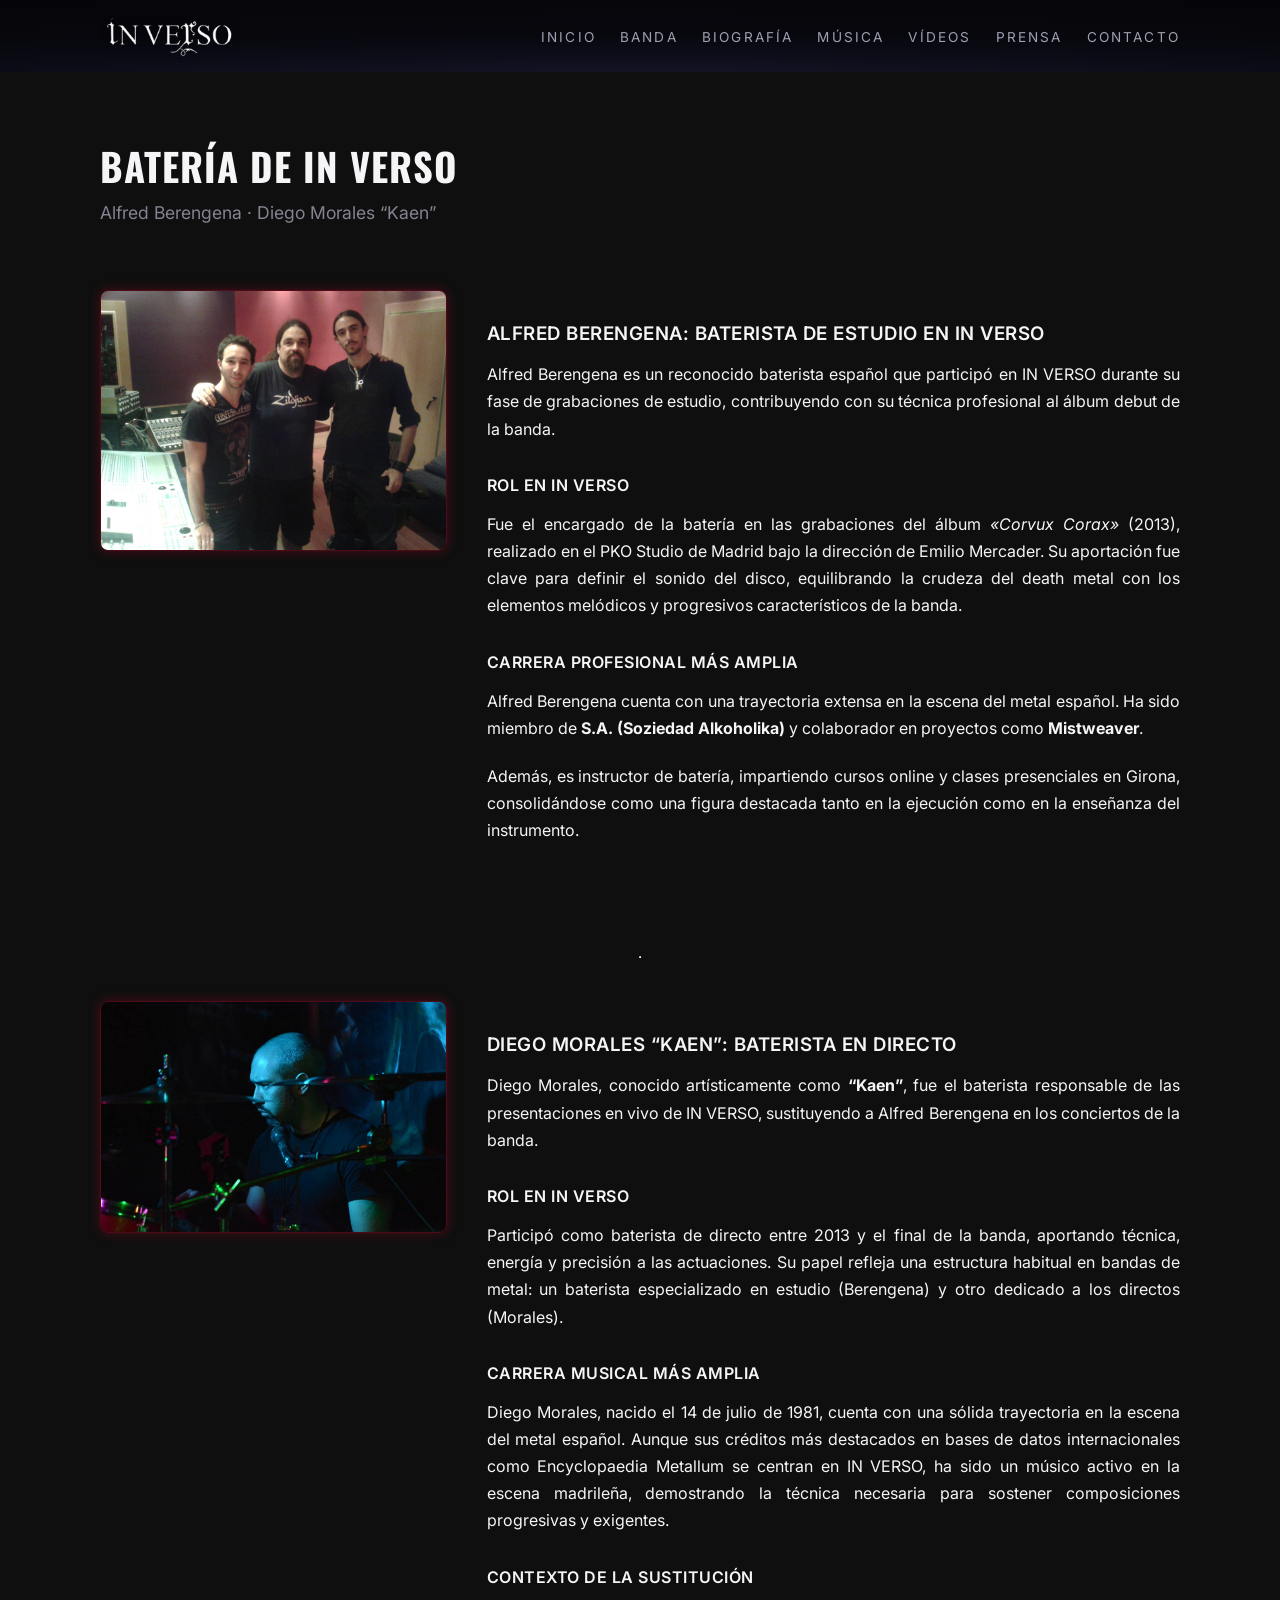
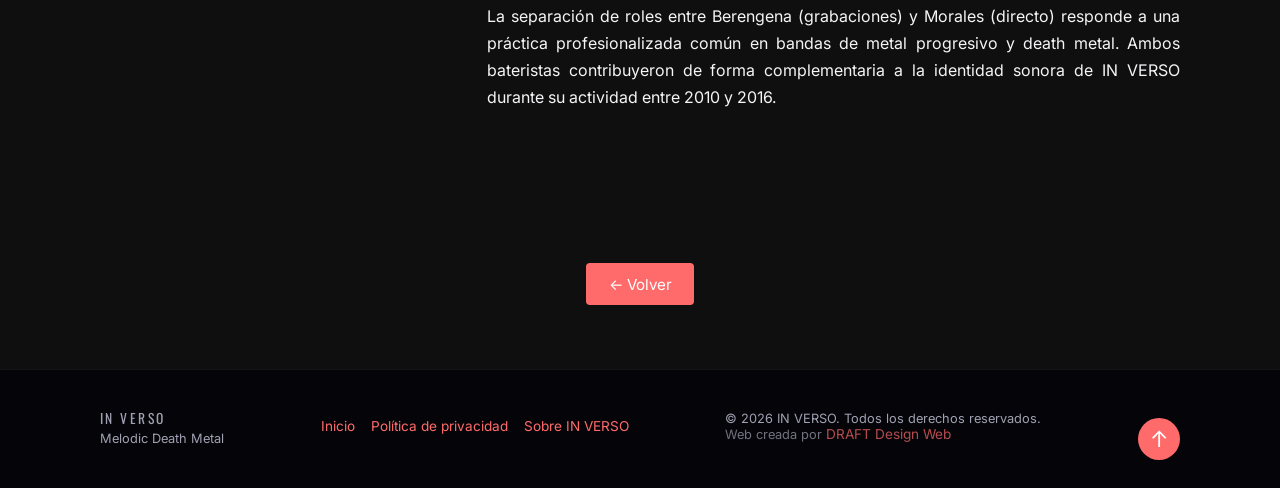
<file: bateria.html>
<!DOCTYPE html>
<html lang="es">
  <head>
    <meta charset="UTF-8" />
    <meta name="viewport" content="width=device-width, initial-scale=1.0" />
    <title>Batería | In Verso</title>

    <!-- Favicon -->
    <link rel="icon" type="image/x-icon" href="favicon.ico" />
    <link rel="shortcut icon" href="images/favicon.ico" type="image/x-icon" />

    <!-- Estilos -->
    <link rel="stylesheet" href="css/styles.css" />

    <!-- Fuentes -->
    <link rel="preconnect" href="https://fonts.googleapis.com" />
    <link rel="preconnect" href="https://fonts.gstatic.com" crossorigin />
    <link
      href="https://fonts.googleapis.com/css2?family=Oswald:wght@300;400;600&family=Inter:wght@300;400;500;700&display=swap"
      rel="stylesheet"
    />
  </head>

  <body id="top">
    <!-- HEADER -->
    <header class="site-header">
      <div class="container site-header__inner">
        <a href="index.html#top" class="site-header__logo">
          <img
            src="images/logo.png"
            alt="IN VERSO Logo"
            class="site-header__logo-img"
          />
        </a>

        <nav class="main-nav" aria-label="Navegación principal">
          <button
            class="main-nav__toggle"
            aria-expanded="false"
            aria-label="Abrir menú"
          >
            <span class="main-nav__toggle-line"></span>
            <span class="main-nav__toggle-line"></span>
          </button>

          <ul class="main-nav__list">
            <li><a href="index.html#home" class="main-nav__link">Inicio</a></li>
            <li><a href="index.html#band" class="main-nav__link">Banda</a></li>
            <li>
              <a href="index.html#biografia" class="main-nav__link"
                >Biografía</a
              >
            </li>
            <li>
              <a href="index.html#music" class="main-nav__link">Música</a>
            </li>
            <li>
              <a href="index.html#media" class="main-nav__link">Vídeos</a>
            </li>
            <li>
              <a href="index.html#prensa" class="main-nav__link">Prensa</a>
            </li>
            <li>
              <a href="index.html#contact" class="main-nav__link">Contacto</a>
            </li>
          </ul>
        </nav>
      </div>
    </header>

    <!-- PROGRESS BAR -->
    <div id="progress-bar"></div>

    <!-- BIOGRAFÍA -->
    <section id="bateria" class="section section--alt">
      <div class="container section__inner">
        <header class="section__header">
          <h2 class="section__title">Batería de IN VERSO</h2>
          <p class="section__subtitle">
            Alfred Berengena · Diego Morales “Kaen”
          </p>
        </header>

        <div class="bio-grid">
          <!-- FOTO DE ALFRED -->
          <div class="bio-photo">
            <img
              src="images/alfred-berengena.jpg"
              alt="Foto de Alfred Berengena"
            />
          </div>

          <!-- TEXTO BIOGRÁFICO -->
          <div class="bio-text">
            <h3>Alfred Berengena: Baterista de Estudio en IN VERSO</h3>
            <p>
              Alfred Berengena es un reconocido baterista español que participó
              en IN VERSO durante su fase de grabaciones de estudio,
              contribuyendo con su técnica profesional al álbum debut de la
              banda.
            </p>

            <h4>Rol en IN VERSO</h4>
            <p>
              Fue el encargado de la batería en las grabaciones del álbum
              <em>«Corvux Corax»</em> (2013), realizado en el PKO Studio de
              Madrid bajo la dirección de Emilio Mercader. Su aportación fue
              clave para definir el sonido del disco, equilibrando la crudeza
              del death metal con los elementos melódicos y progresivos
              característicos de la banda.
            </p>

            <h4>Carrera Profesional Más Amplia</h4>
            <p>
              Alfred Berengena cuenta con una trayectoria extensa en la escena
              del metal español. Ha sido miembro de
              <strong>S.A. (Soziedad Alkoholika)</strong> y colaborador en
              proyectos como <strong>Mistweaver</strong>.
            </p>

            <p>
              Además, es instructor de batería, impartiendo cursos online y
              clases presenciales en Girona, consolidándose como una figura
              destacada tanto en la ejecución como en la enseñanza del
              instrumento.
            </p>
          </div>
        </div>

        <hr class="divider" />

        <!-- SEGUNDA BIO: DIEGO MORALES -->
        <div class="bio-grid">
          <!-- FOTO DE DIEGO -->
          <div class="bio-photo">
            <img
              src="images/diego-morales.jpeg"
              alt="Foto de Diego Morales Kaen"
            />
          </div>

          <div class="bio-text">
            <h3>Diego Morales “Kaen”: Baterista en Directo</h3>
            <p>
              Diego Morales, conocido artísticamente como
              <strong>“Kaen”</strong>, fue el baterista responsable de las
              presentaciones en vivo de IN VERSO, sustituyendo a Alfred
              Berengena en los conciertos de la banda.
            </p>

            <h4>Rol en IN VERSO</h4>
            <p>
              Participó como baterista de directo entre 2013 y el final de la
              banda, aportando técnica, energía y precisión a las actuaciones.
              Su papel refleja una estructura habitual en bandas de metal: un
              baterista especializado en estudio (Berengena) y otro dedicado a
              los directos (Morales).
            </p>

            <h4>Carrera Musical Más Amplia</h4>
            <p>
              Diego Morales, nacido el 14 de julio de 1981, cuenta con una
              sólida trayectoria en la escena del metal español. Aunque sus
              créditos más destacados en bases de datos internacionales como
              Encyclopaedia Metallum se centran en IN VERSO, ha sido un músico
              activo en la escena madrileña, demostrando la técnica necesaria
              para sostener composiciones progresivas y exigentes.
            </p>

            <h4>Contexto de la Sustitución</h4>
            <p>
              La separación de roles entre Berengena (grabaciones) y Morales
              (directo) responde a una práctica profesionalizada común en bandas
              de metal progresivo y death metal. Ambos bateristas contribuyeron
              de forma complementaria a la identidad sonora de IN VERSO durante
              su actividad entre 2010 y 2016.
            </p>
          </div>
        </div>
        <div class="bio-back">
          <a href="index.html#band" class="btn-back">← Volver</a>
        </div>
      </div>
    </section>

    <!-- FOOTER -->
    <footer class="site-footer">
      <div class="container site-footer__inner">
        <a href="#top" class="site-footer__brand site-footer__brand--link">
          <span class="site-footer__logo">IN VERSO</span>
          <span class="site-footer__meta">Melodic Death Metal</span>
        </a>

        <div class="site-footer__links">
          <a href="#top" class="link">Inicio</a>
          <a href="privacidad.html" class="link">Política de privacidad</a>
          <a href="sobre-in-verso.html" class="link">Sobre IN VERSO</a>
        </div>

        <div class="site-footer__copy">
          © <span id="year"></span> IN VERSO. Todos los derechos reservados.
          <br />
          <small class="site-footer__credits">
            Web creada por
            <a href="https://draftdesignweb.com" class="link" target="_blank">
              DRAFT Design Web
            </a>
          </small>
        </div>
        <!-- BOTÓN SUBIR ARRIBA -->
        <a href="#top" class="back-to-top" aria-label="Subir arriba"> ↑ </a>
      </div>
    </footer>

    <!-- SCRIPTS -->
    <script>
      document.getElementById("year").textContent = new Date().getFullYear();

      const navToggle = document.querySelector(".main-nav__toggle");
      const navList = document.querySelector(".main-nav__list");

      if (navToggle && navList) {
        navToggle.addEventListener("click", () => {
          const expanded = navToggle.getAttribute("aria-expanded") === "true";
          navToggle.setAttribute("aria-expanded", String(!expanded));
          navList.classList.toggle("main-nav__list--open");
        });
      }

      // Barra de progreso
      window.addEventListener("scroll", () => {
        const scrollTop = window.scrollY;
        const docHeight = document.body.scrollHeight - window.innerHeight;
        const progress = (scrollTop / docHeight) * 100;
        document.getElementById("progress-bar").style.width = progress + "%";
      });
    </script>
  </body>
</html>
</file>
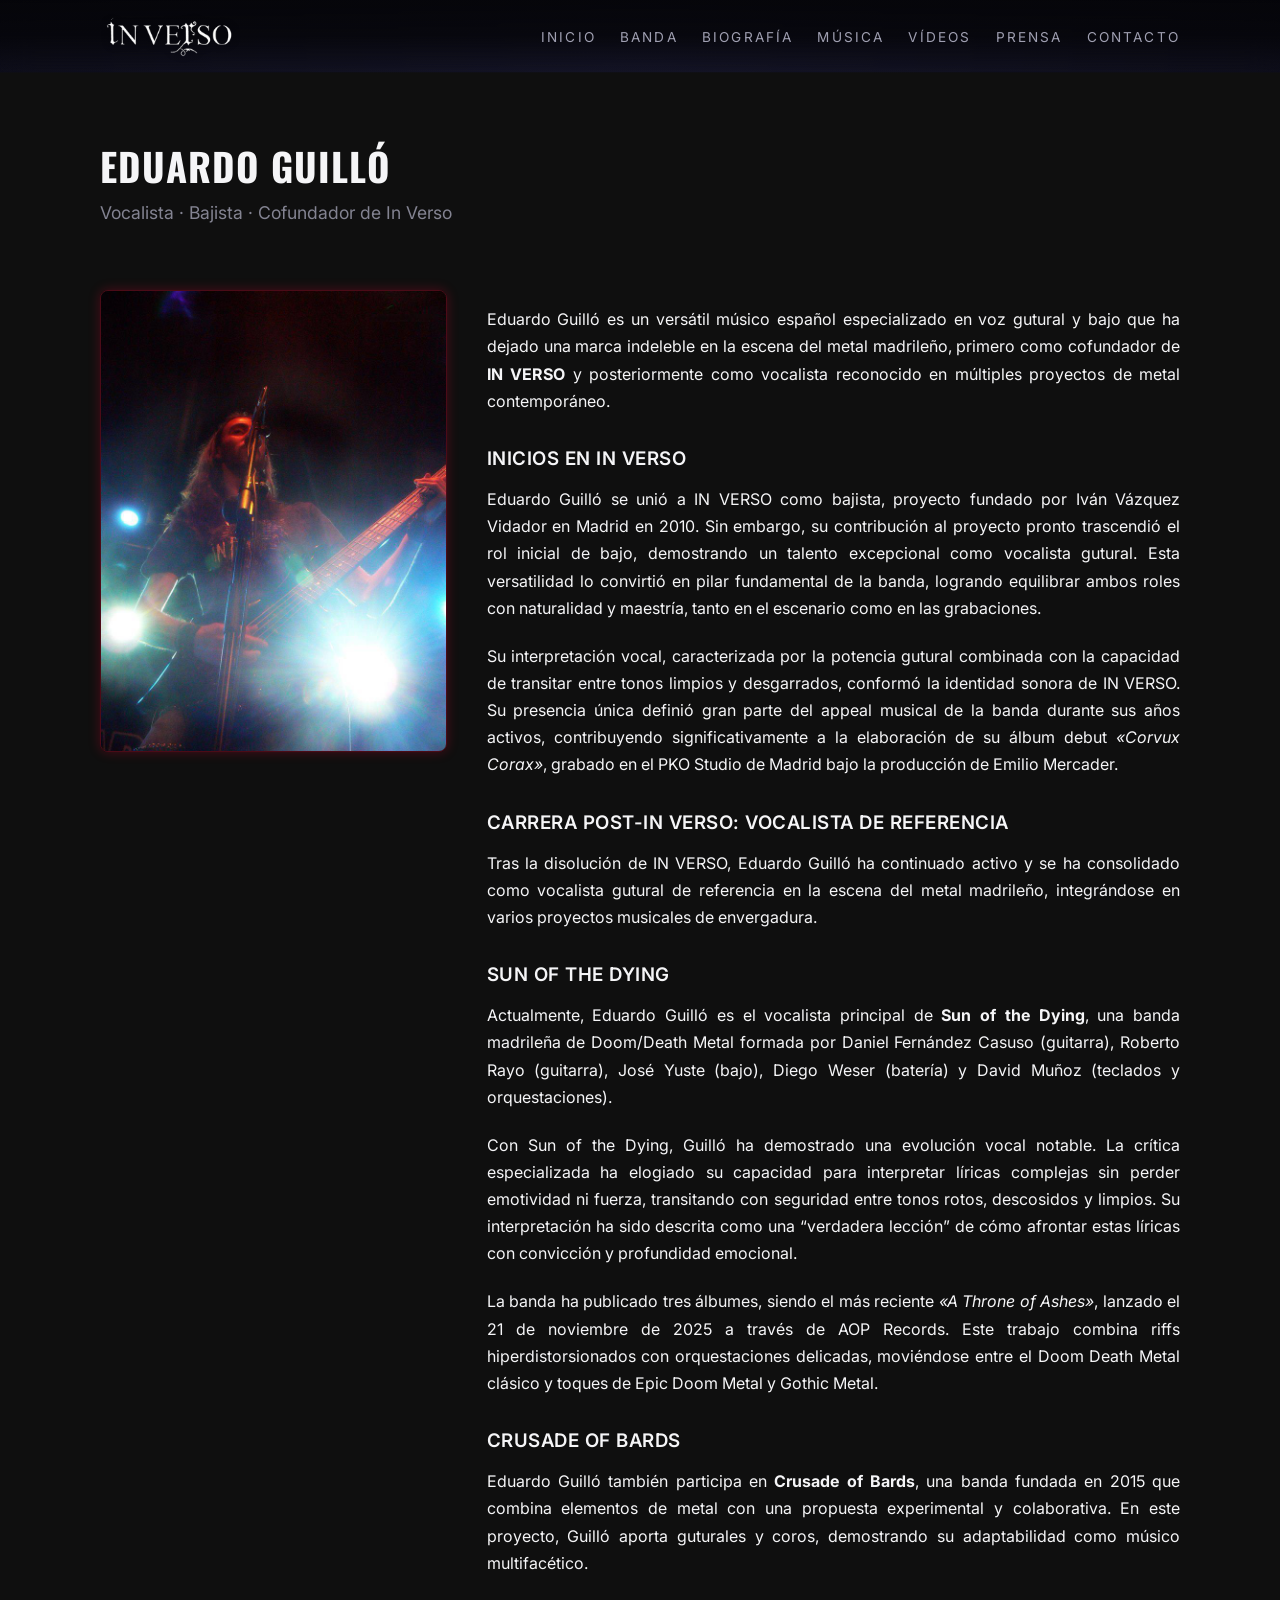
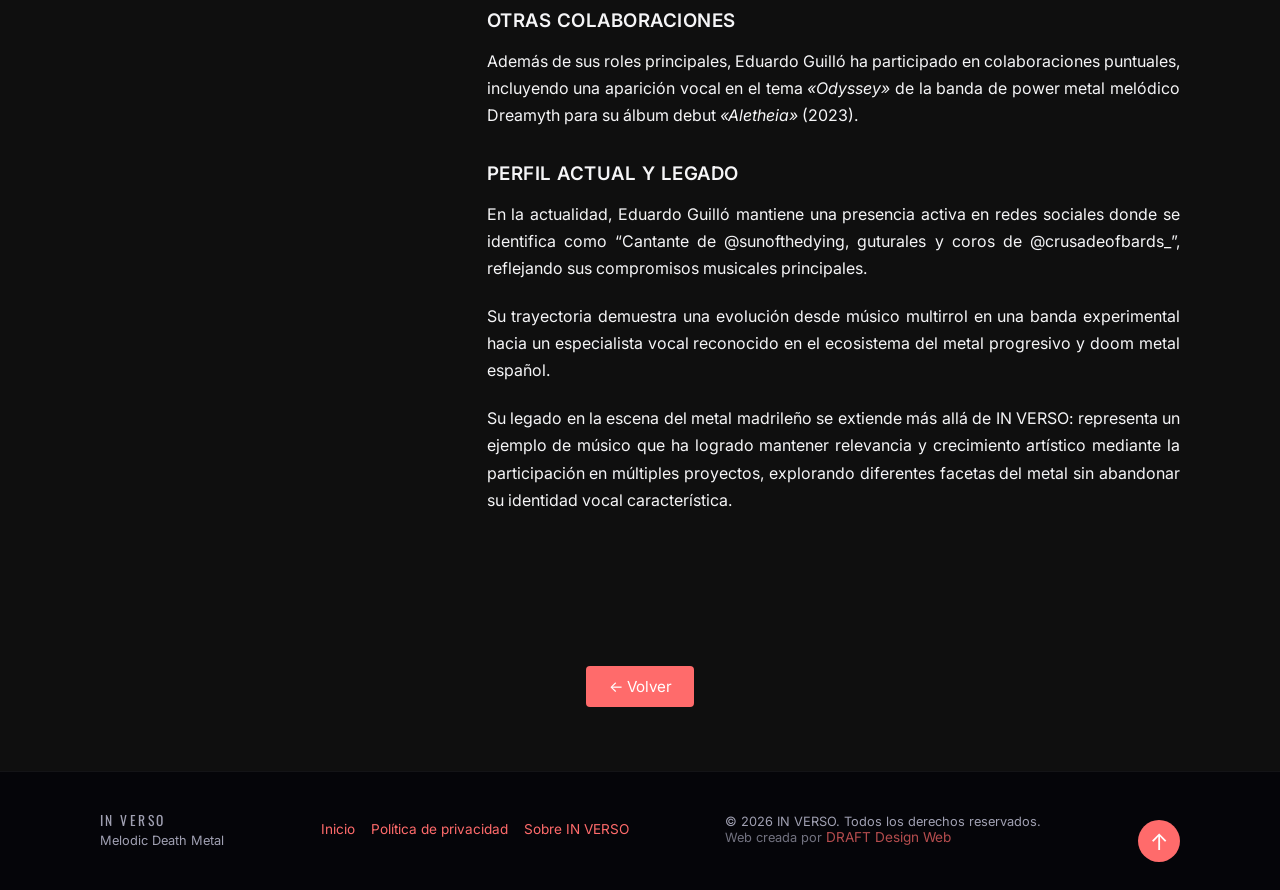
<file: edu.html>
<!DOCTYPE html>
<html lang="es">
  <head>
    <meta charset="UTF-8" />
    <meta name="viewport" content="width=device-width, initial-scale=1.0" />
    <title>Eduardo Guilló | In Verso</title>

    <!-- Favicon -->
    <link rel="icon" type="image/x-icon" href="favicon.ico" />
    <link rel="shortcut icon" href="images/favicon.ico" type="image/x-icon" />

    <!-- Estilos -->
    <link rel="stylesheet" href="css/styles.css" />

    <!-- Fuentes -->
    <link rel="preconnect" href="https://fonts.googleapis.com" />
    <link rel="preconnect" href="https://fonts.gstatic.com" crossorigin />
    <link
      href="https://fonts.googleapis.com/css2?family=Oswald:wght@300;400;600&family=Inter:wght@300;400;500;700&display=swap"
      rel="stylesheet"
    />
  </head>

  <body id="top">
    <!-- HEADER -->
    <header class="site-header">
      <div class="container site-header__inner">
        <a href="index.html#top" class="site-header__logo">
          <img
            src="images/logo.png"
            alt="IN VERSO Logo"
            class="site-header__logo-img"
          />
        </a>

        <nav class="main-nav" aria-label="Navegación principal">
          <button
            class="main-nav__toggle"
            aria-expanded="false"
            aria-label="Abrir menú"
          >
            <span class="main-nav__toggle-line"></span>
            <span class="main-nav__toggle-line"></span>
          </button>

          <ul class="main-nav__list">
            <li><a href="index.html#home" class="main-nav__link">Inicio</a></li>
            <li><a href="index.html#band" class="main-nav__link">Banda</a></li>
            <li>
              <a href="index.html#biografia" class="main-nav__link"
                >Biografía</a
              >
            </li>
            <li>
              <a href="index.html#music" class="main-nav__link">Música</a>
            </li>
            <li>
              <a href="index.html#media" class="main-nav__link">Vídeos</a>
            </li>
            <li>
              <a href="index.html#prensa" class="main-nav__link">Prensa</a>
            </li>
            <li>
              <a href="index.html#contact" class="main-nav__link">Contacto</a>
            </li>
          </ul>
        </nav>
      </div>
    </header>

    <!-- PROGRESS BAR -->
    <div id="progress-bar"></div>

    <!-- BIOGRAFÍA -->
    <section id="eduardo" class="section section--alt">
      <div class="container section__inner">
        <header class="section__header">
          <h2 class="section__title">Eduardo Guilló</h2>
          <p class="section__subtitle">
            Vocalista · Bajista · Cofundador de In Verso
          </p>
        </header>

        <div class="bio-grid">
          <!-- FOTO DEL MÚSICO -->
          <div class="bio-photo">
            <img
              src="images/eduardo_guilló.jpeg"
              alt="Foto de Eduardo Guilló"
            />
          </div>

          <!-- TEXTO BIOGRÁFICO -->
          <div class="bio-text">
            <p>
              Eduardo Guilló es un versátil músico español especializado en voz
              gutural y bajo que ha dejado una marca indeleble en la escena del
              metal madrileño, primero como cofundador de
              <strong>IN VERSO</strong> y posteriormente como vocalista
              reconocido en múltiples proyectos de metal contemporáneo.
            </p>

            <h3>Inicios en IN VERSO</h3>
            <p>
              Eduardo Guilló se unió a IN VERSO como bajista, proyecto fundado
              por Iván Vázquez Vidador en Madrid en 2010. Sin embargo, su
              contribución al proyecto pronto trascendió el rol inicial de bajo,
              demostrando un talento excepcional como vocalista gutural. Esta
              versatilidad lo convirtió en pilar fundamental de la banda,
              logrando equilibrar ambos roles con naturalidad y maestría, tanto
              en el escenario como en las grabaciones.
            </p>

            <p>
              Su interpretación vocal, caracterizada por la potencia gutural
              combinada con la capacidad de transitar entre tonos limpios y
              desgarrados, conformó la identidad sonora de IN VERSO. Su
              presencia única definió gran parte del appeal musical de la banda
              durante sus años activos, contribuyendo significativamente a la
              elaboración de su álbum debut <em>«Corvux Corax»</em>, grabado en
              el PKO Studio de Madrid bajo la producción de Emilio Mercader.
            </p>

            <h3>Carrera Post-IN VERSO: Vocalista de Referencia</h3>
            <p>
              Tras la disolución de IN VERSO, Eduardo Guilló ha continuado
              activo y se ha consolidado como vocalista gutural de referencia en
              la escena del metal madrileño, integrándose en varios proyectos
              musicales de envergadura.
            </p>

            <h3>Sun of the Dying</h3>
            <p>
              Actualmente, Eduardo Guilló es el vocalista principal de
              <strong>Sun of the Dying</strong>, una banda madrileña de
              Doom/Death Metal formada por Daniel Fernández Casuso (guitarra),
              Roberto Rayo (guitarra), José Yuste (bajo), Diego Weser (batería)
              y David Muñoz (teclados y orquestaciones).
            </p>

            <p>
              Con Sun of the Dying, Guilló ha demostrado una evolución vocal
              notable. La crítica especializada ha elogiado su capacidad para
              interpretar líricas complejas sin perder emotividad ni fuerza,
              transitando con seguridad entre tonos rotos, descosidos y limpios.
              Su interpretación ha sido descrita como una “verdadera lección” de
              cómo afrontar estas líricas con convicción y profundidad
              emocional.
            </p>

            <p>
              La banda ha publicado tres álbumes, siendo el más reciente
              <em>«A Throne of Ashes»</em>, lanzado el 21 de noviembre de 2025 a
              través de AOP Records. Este trabajo combina riffs
              hiperdistorsionados con orquestaciones delicadas, moviéndose entre
              el Doom Death Metal clásico y toques de Epic Doom Metal y Gothic
              Metal.
            </p>

            <h3>Crusade of Bards</h3>
            <p>
              Eduardo Guilló también participa en
              <strong>Crusade of Bards</strong>, una banda fundada en 2015 que
              combina elementos de metal con una propuesta experimental y
              colaborativa. En este proyecto, Guilló aporta guturales y coros,
              demostrando su adaptabilidad como músico multifacético.
            </p>

            <h3>Otras Colaboraciones</h3>
            <p>
              Además de sus roles principales, Eduardo Guilló ha participado en
              colaboraciones puntuales, incluyendo una aparición vocal en el
              tema <em>«Odyssey»</em> de la banda de power metal melódico
              Dreamyth para su álbum debut <em>«Aletheia»</em> (2023).
            </p>

            <h3>Perfil Actual y Legado</h3>
            <p>
              En la actualidad, Eduardo Guilló mantiene una presencia activa en
              redes sociales donde se identifica como “Cantante de
              @sunofthedying, guturales y coros de @crusadeofbards_”, reflejando
              sus compromisos musicales principales.
            </p>

            <p>
              Su trayectoria demuestra una evolución desde músico multirrol en
              una banda experimental hacia un especialista vocal reconocido en
              el ecosistema del metal progresivo y doom metal español.
            </p>

            <p>
              Su legado en la escena del metal madrileño se extiende más allá de
              IN VERSO: representa un ejemplo de músico que ha logrado mantener
              relevancia y crecimiento artístico mediante la participación en
              múltiples proyectos, explorando diferentes facetas del metal sin
              abandonar su identidad vocal característica.
            </p>
          </div>
        </div>
        <div class="bio-back">
          <a href="index.html#band" class="btn-back">← Volver</a>
        </div>
      </div>
    </section>

    <!-- FOOTER -->
    <footer class="site-footer">
      <div class="container site-footer__inner">
        <a href="#top" class="site-footer__brand site-footer__brand--link">
          <span class="site-footer__logo">IN VERSO</span>
          <span class="site-footer__meta">Melodic Death Metal</span>
        </a>

        <div class="site-footer__links">
          <a href="#top" class="link">Inicio</a>
          <a href="privacidad.html" class="link">Política de privacidad</a>
          <a href="sobre-in-verso.html" class="link">Sobre IN VERSO</a>
        </div>

        <div class="site-footer__copy">
          © <span id="year"></span> IN VERSO. Todos los derechos reservados.
          <br />
          <small class="site-footer__credits">
            Web creada por
            <a href="https://draftdesignweb.com" class="link" target="_blank">
              DRAFT Design Web
            </a>
          </small>
        </div>
        <!-- BOTÓN SUBIR ARRIBA -->
        <a href="#top" class="back-to-top" aria-label="Subir arriba"> ↑ </a>
      </div>
    </footer>

    <!-- SCRIPTS -->
    <script>
      document.getElementById("year").textContent = new Date().getFullYear();

      const navToggle = document.querySelector(".main-nav__toggle");
      const navList = document.querySelector(".main-nav__list");

      if (navToggle && navList) {
        navToggle.addEventListener("click", () => {
          const expanded = navToggle.getAttribute("aria-expanded") === "true";
          navToggle.setAttribute("aria-expanded", String(!expanded));
          navList.classList.toggle("main-nav__list--open");
        });
      }

      // Barra de progreso
      window.addEventListener("scroll", () => {
        const scrollTop = window.scrollY;
        const docHeight = document.body.scrollHeight - window.innerHeight;
        const progress = (scrollTop / docHeight) * 100;
        document.getElementById("progress-bar").style.width = progress + "%";
      });
    </script>
  </body>
</html>
</file>
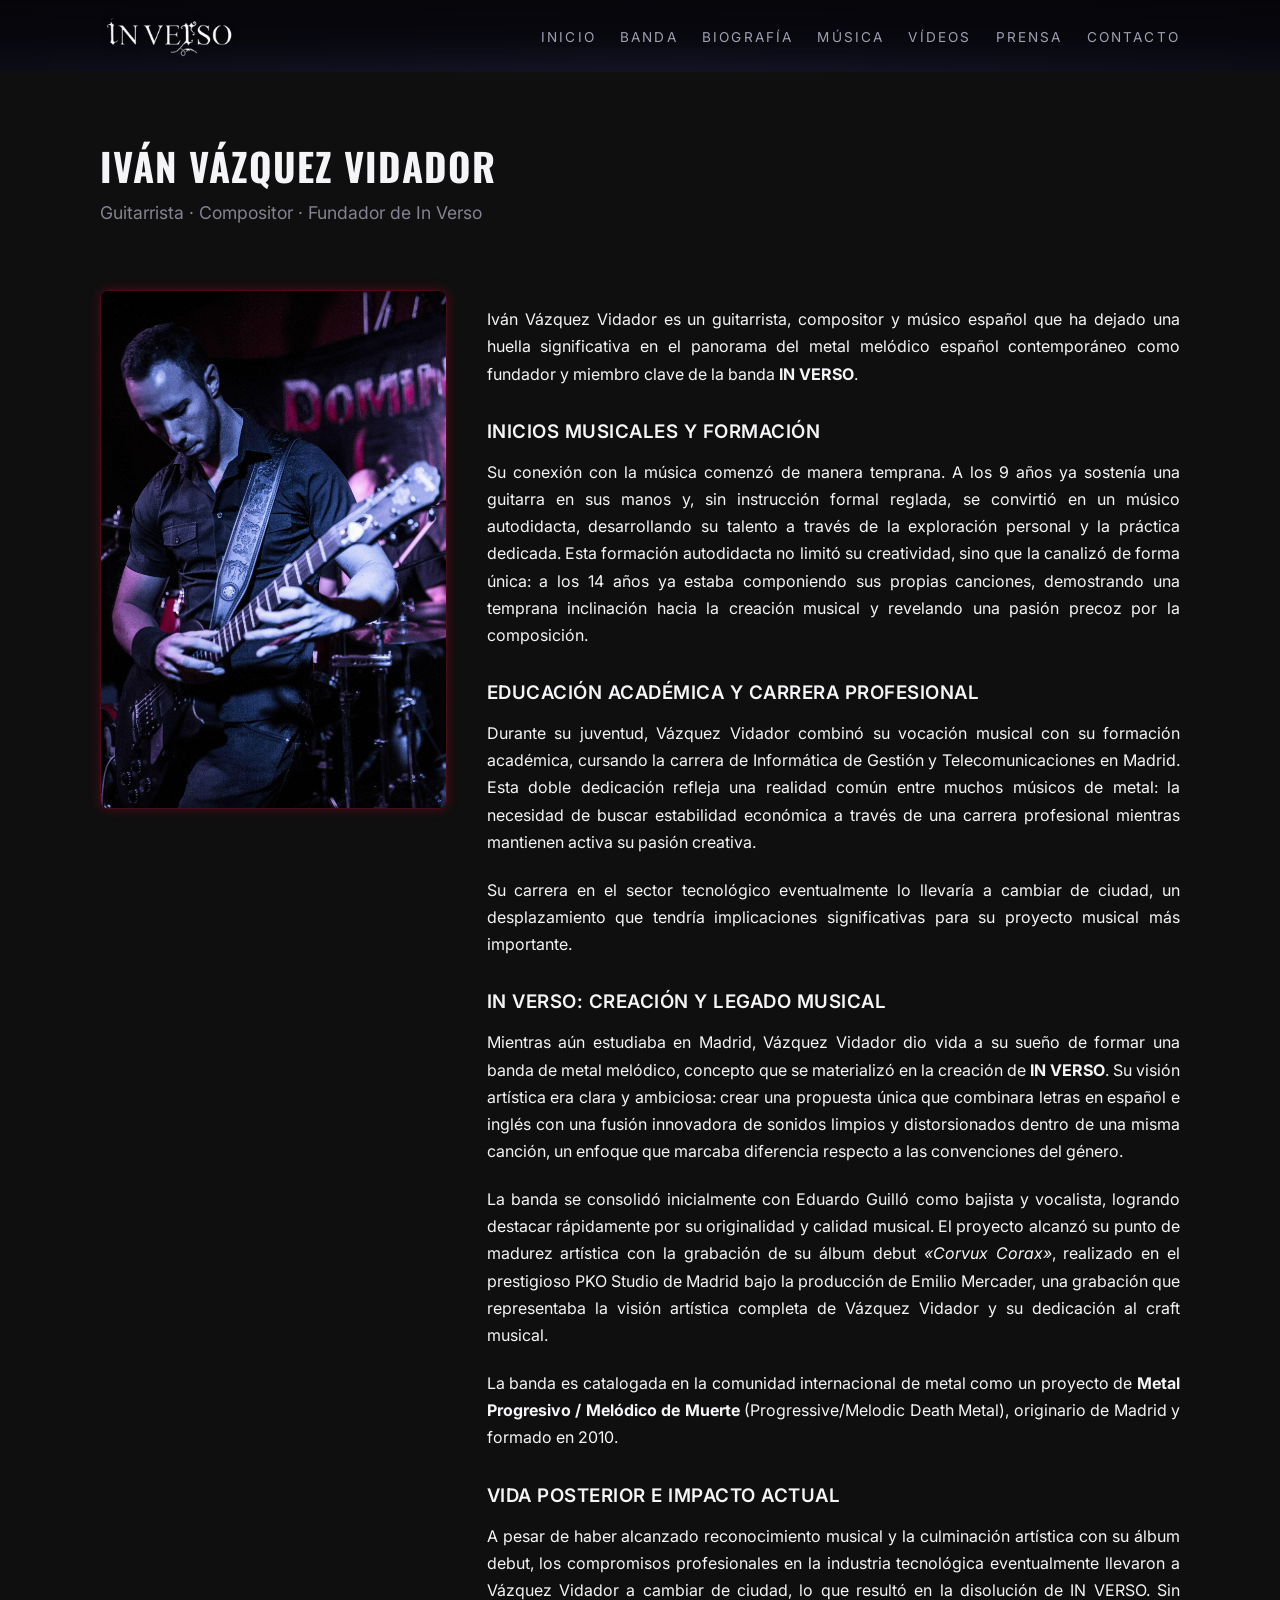
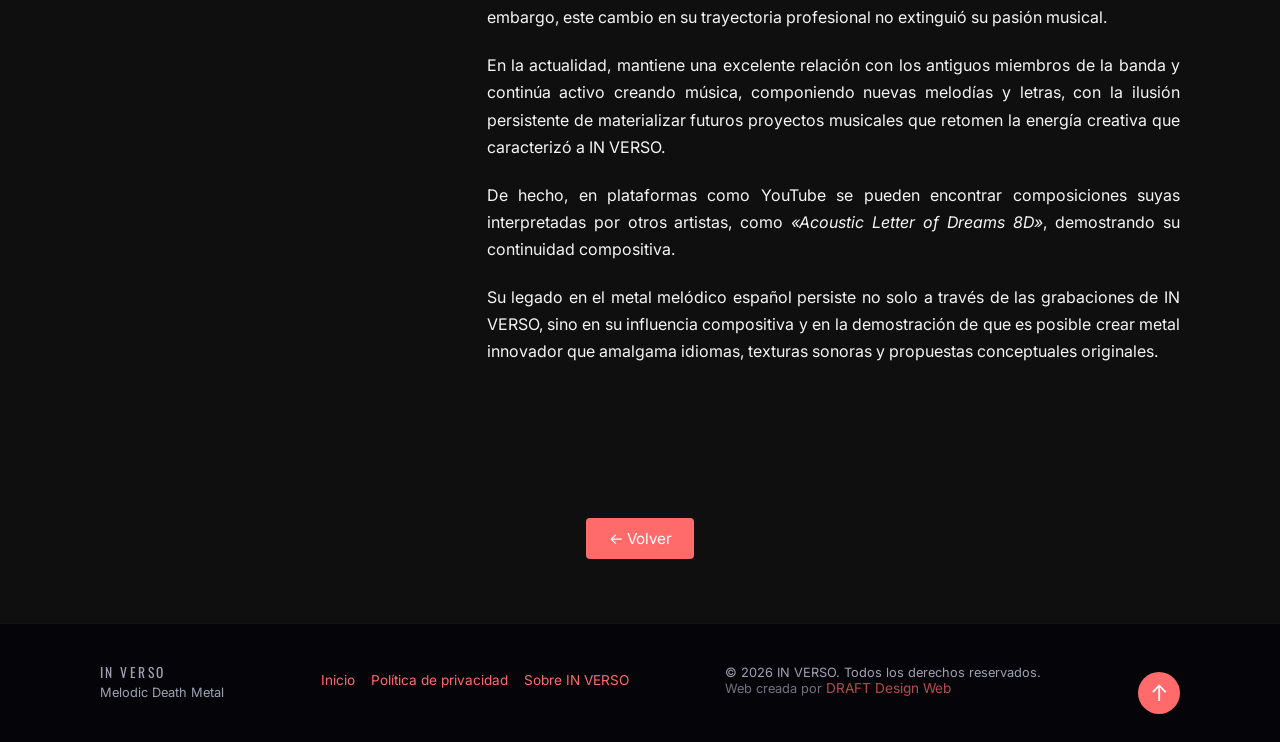
<file: ivan_vazquez.html>
<!DOCTYPE html>
<html lang="es">
  <head>
    <meta charset="UTF-8" />
    <meta name="viewport" content="width=device-width, initial-scale=1.0" />
    <title>Iván Vázquez | In Verso</title>

    <!-- Favicon -->
    <link rel="icon" type="image/x-icon" href="favicon.ico" />
    <link rel="shortcut icon" href="images/favicon.ico" type="image/x-icon" />

    <!-- Estilos -->
    <link rel="stylesheet" href="css/styles.css" />

    <!-- Fuentes -->
    <link rel="preconnect" href="https://fonts.googleapis.com" />
    <link rel="preconnect" href="https://fonts.gstatic.com" crossorigin />
    <link
      href="https://fonts.googleapis.com/css2?family=Oswald:wght@300;400;600&family=Inter:wght@300;400;500;700&display=swap"
      rel="stylesheet"
    />
  </head>

  <body id="top">
    <!-- HEADER -->
    <header class="site-header">
      <div class="container site-header__inner">
        <a href="index.html#top" class="site-header__logo">
          <img
            src="images/logo.png"
            alt="IN VERSO Logo"
            class="site-header__logo-img"
          />
        </a>

        <nav class="main-nav" aria-label="Navegación principal">
          <button
            class="main-nav__toggle"
            aria-expanded="false"
            aria-label="Abrir menú"
          >
            <span class="main-nav__toggle-line"></span>
            <span class="main-nav__toggle-line"></span>
          </button>

          <ul class="main-nav__list">
            <li><a href="index.html#home" class="main-nav__link">Inicio</a></li>
            <li><a href="index.html#band" class="main-nav__link">Banda</a></li>
            <li>
              <a href="index.html#biografia" class="main-nav__link"
                >Biografía</a
              >
            </li>
            <li>
              <a href="index.html#music" class="main-nav__link">Música</a>
            </li>
            <li>
              <a href="index.html#media" class="main-nav__link">Vídeos</a>
            </li>
            <li>
              <a href="index.html#prensa" class="main-nav__link">Prensa</a>
            </li>
            <li>
              <a href="index.html#contact" class="main-nav__link">Contacto</a>
            </li>
          </ul>
        </nav>
      </div>
    </header>

    <!-- PROGRESS BAR -->
    <div id="progress-bar"></div>

    <!-- BIOGRAFÍA -->
    <section id="ivan" class="section section--alt">
      <div class="container section__inner">
        <header class="section__header">
          <h2 class="section__title">Iván Vázquez Vidador</h2>
          <p class="section__subtitle">
            Guitarrista · Compositor · Fundador de In Verso
          </p>
        </header>
        <div class="bio-grid">
          <div class="bio-photo">
            <img
              src="images/ivan-vazquez-vidador-guitar-composer-in-verso-band.jpeg"
              alt="Foto de Iván Vázquez Vidador"
            />
          </div>

          <div class="bio-text">
            <p>
              Iván Vázquez Vidador es un guitarrista, compositor y músico
              español que ha dejado una huella significativa en el panorama del
              metal melódico español contemporáneo como fundador y miembro clave
              de la banda <strong>IN VERSO</strong>.
            </p>
            <h3>Inicios Musicales y Formación</h3>
            <p>
              Su conexión con la música comenzó de manera temprana. A los 9 años
              ya sostenía una guitarra en sus manos y, sin instrucción formal
              reglada, se convirtió en un músico autodidacta, desarrollando su
              talento a través de la exploración personal y la práctica
              dedicada. Esta formación autodidacta no limitó su creatividad,
              sino que la canalizó de forma única: a los 14 años ya estaba
              componiendo sus propias canciones, demostrando una temprana
              inclinación hacia la creación musical y revelando una pasión
              precoz por la composición.
            </p>
            <h3>Educación Académica y Carrera Profesional</h3>
            <p>
              Durante su juventud, Vázquez Vidador combinó su vocación musical
              con su formación académica, cursando la carrera de Informática de
              Gestión y Telecomunicaciones en Madrid. Esta doble dedicación
              refleja una realidad común entre muchos músicos de metal: la
              necesidad de buscar estabilidad económica a través de una carrera
              profesional mientras mantienen activa su pasión creativa.
            </p>
            <p>
              Su carrera en el sector tecnológico eventualmente lo llevaría a
              cambiar de ciudad, un desplazamiento que tendría implicaciones
              significativas para su proyecto musical más importante.
            </p>
            <h3>IN VERSO: Creación y Legado Musical</h3>
            <p>
              Mientras aún estudiaba en Madrid, Vázquez Vidador dio vida a su
              sueño de formar una banda de metal melódico, concepto que se
              materializó en la creación de <strong>IN VERSO</strong>. Su visión
              artística era clara y ambiciosa: crear una propuesta única que
              combinara letras en español e inglés con una fusión innovadora de
              sonidos limpios y distorsionados dentro de una misma canción, un
              enfoque que marcaba diferencia respecto a las convenciones del
              género.
            </p>
            <p>
              La banda se consolidó inicialmente con Eduardo Guilló como bajista
              y vocalista, logrando destacar rápidamente por su originalidad y
              calidad musical. El proyecto alcanzó su punto de madurez artística
              con la grabación de su álbum debut <em>«Corvux Corax»</em>,
              realizado en el prestigioso PKO Studio de Madrid bajo la
              producción de Emilio Mercader, una grabación que representaba la
              visión artística completa de Vázquez Vidador y su dedicación al
              craft musical.
            </p>
            <p>
              La banda es catalogada en la comunidad internacional de metal como
              un proyecto de
              <strong>Metal Progresivo / Melódico de Muerte</strong>
              (Progressive/Melodic Death Metal), originario de Madrid y formado
              en 2010.
            </p>
            <h3>Vida Posterior e Impacto Actual</h3>
            <p>
              A pesar de haber alcanzado reconocimiento musical y la culminación
              artística con su álbum debut, los compromisos profesionales en la
              industria tecnológica eventualmente llevaron a Vázquez Vidador a
              cambiar de ciudad, lo que resultó en la disolución de IN VERSO.
              Sin embargo, este cambio en su trayectoria profesional no
              extinguió su pasión musical.
            </p>
            <p>
              En la actualidad, mantiene una excelente relación con los antiguos
              miembros de la banda y continúa activo creando música, componiendo
              nuevas melodías y letras, con la ilusión persistente de
              materializar futuros proyectos musicales que retomen la energía
              creativa que caracterizó a IN VERSO.
            </p>
            <p>
              De hecho, en plataformas como YouTube se pueden encontrar
              composiciones suyas interpretadas por otros artistas, como
              <em>«Acoustic Letter of Dreams 8D»</em>, demostrando su
              continuidad compositiva.
            </p>
            <p>
              Su legado en el metal melódico español persiste no solo a través
              de las grabaciones de IN VERSO, sino en su influencia compositiva
              y en la demostración de que es posible crear metal innovador que
              amalgama idiomas, texturas sonoras y propuestas conceptuales
              originales.
            </p>
          </div>
        </div>
        <div class="bio-back">
          <a href="index.html#band" class="btn-back">← Volver</a>
        </div>
      </div>
    </section>

    <!-- FOOTER -->
    <footer class="site-footer">
      <div class="container site-footer__inner">
        <a href="#top" class="site-footer__brand site-footer__brand--link">
          <span class="site-footer__logo">IN VERSO</span>
          <span class="site-footer__meta">Melodic Death Metal</span>
        </a>

        <div class="site-footer__links">
          <a href="#top" class="link">Inicio</a>
          <a href="privacidad.html" class="link">Política de privacidad</a>
          <a href="sobre-in-verso.html" class="link">Sobre IN VERSO</a>
        </div>

        <div class="site-footer__copy">
          © <span id="year"></span> IN VERSO. Todos los derechos reservados.
          <br />
          <small class="site-footer__credits">
            Web creada por
            <a href="https://draftdesignweb.com" class="link" target="_blank">
              DRAFT Design Web
            </a>
          </small>
        </div>
        <!-- BOTÓN SUBIR ARRIBA -->
        <a href="#top" class="back-to-top" aria-label="Subir arriba"> ↑ </a>
      </div>
    </footer>

    <!-- SCRIPTS -->
    <script>
      document.getElementById("year").textContent = new Date().getFullYear();

      const navToggle = document.querySelector(".main-nav__toggle");
      const navList = document.querySelector(".main-nav__list");

      if (navToggle && navList) {
        navToggle.addEventListener("click", () => {
          const expanded = navToggle.getAttribute("aria-expanded") === "true";
          navToggle.setAttribute("aria-expanded", String(!expanded));
          navList.classList.toggle("main-nav__list--open");
        });
      }

      // Barra de progreso
      window.addEventListener("scroll", () => {
        const scrollTop = window.scrollY;
        const docHeight = document.body.scrollHeight - window.innerHeight;
        const progress = (scrollTop / docHeight) * 100;
        document.getElementById("progress-bar").style.width = progress + "%";
      });
    </script>
  </body>
</html>
</file>
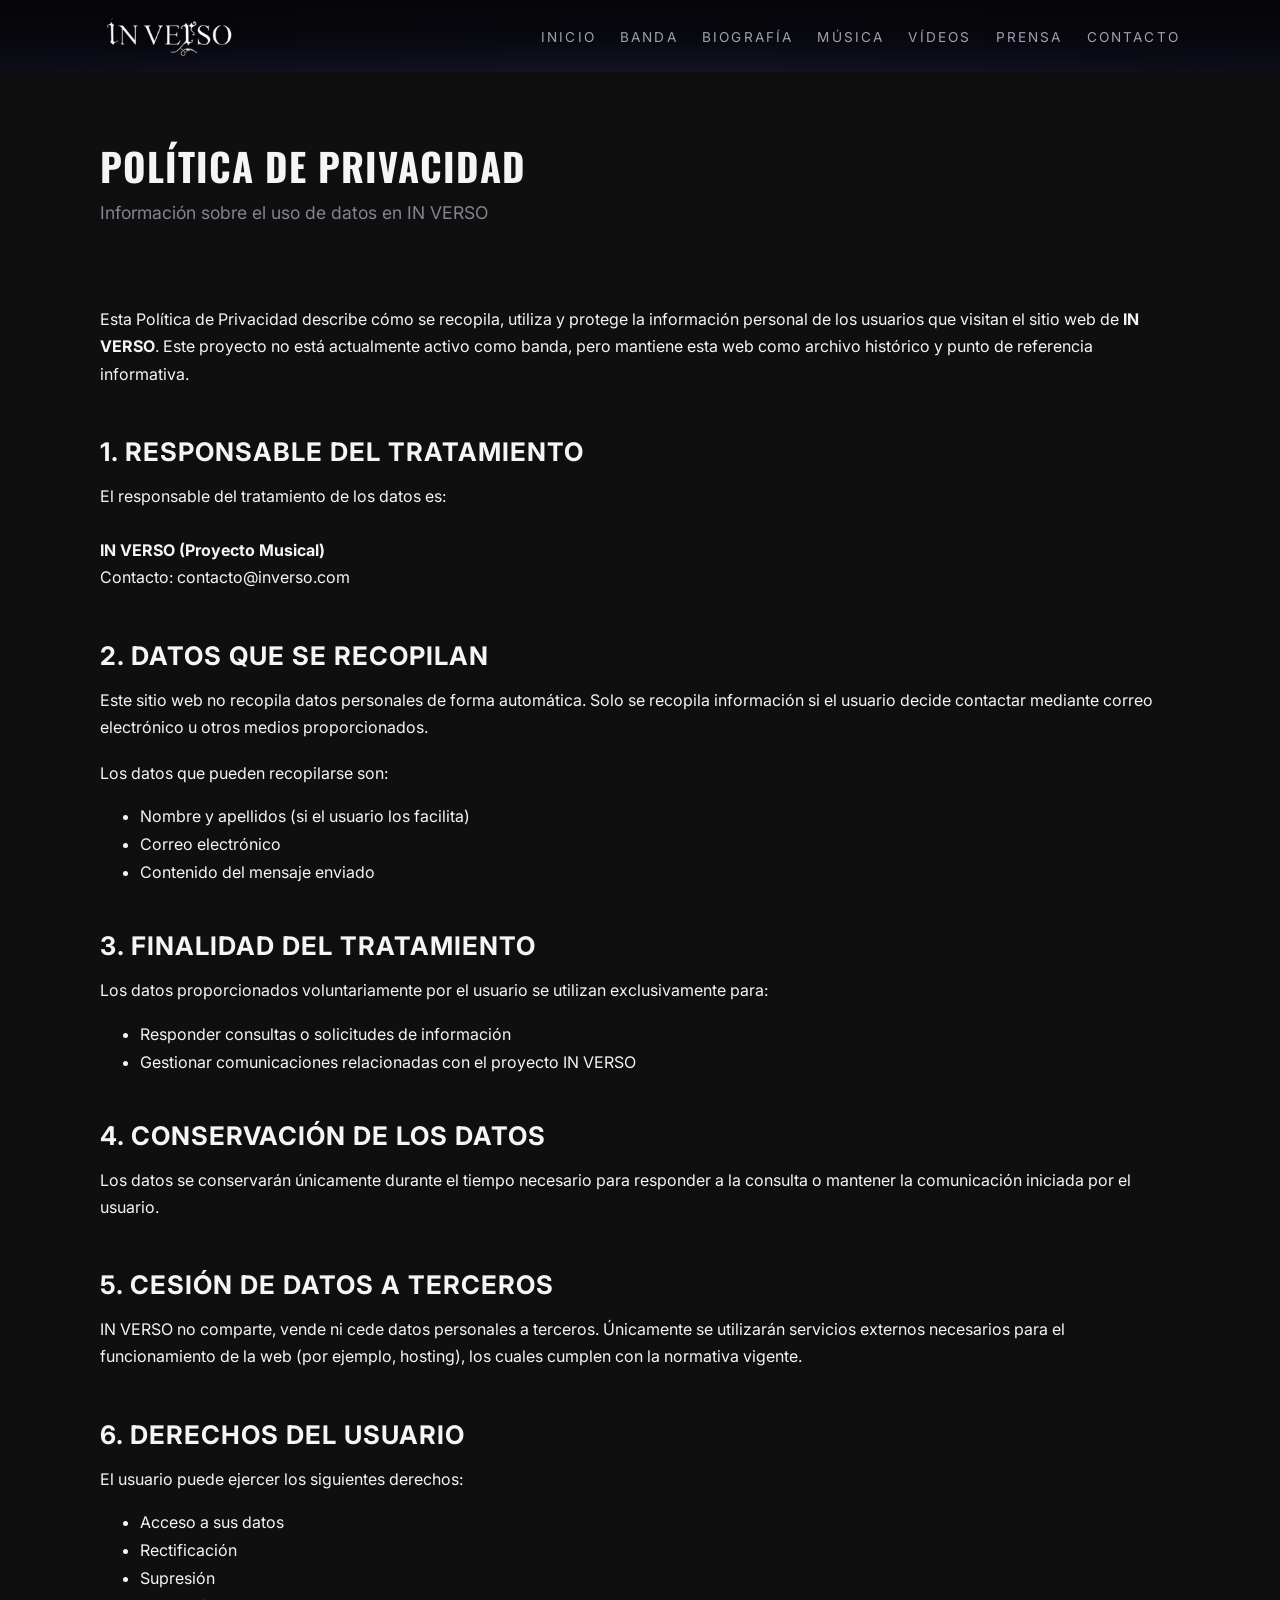
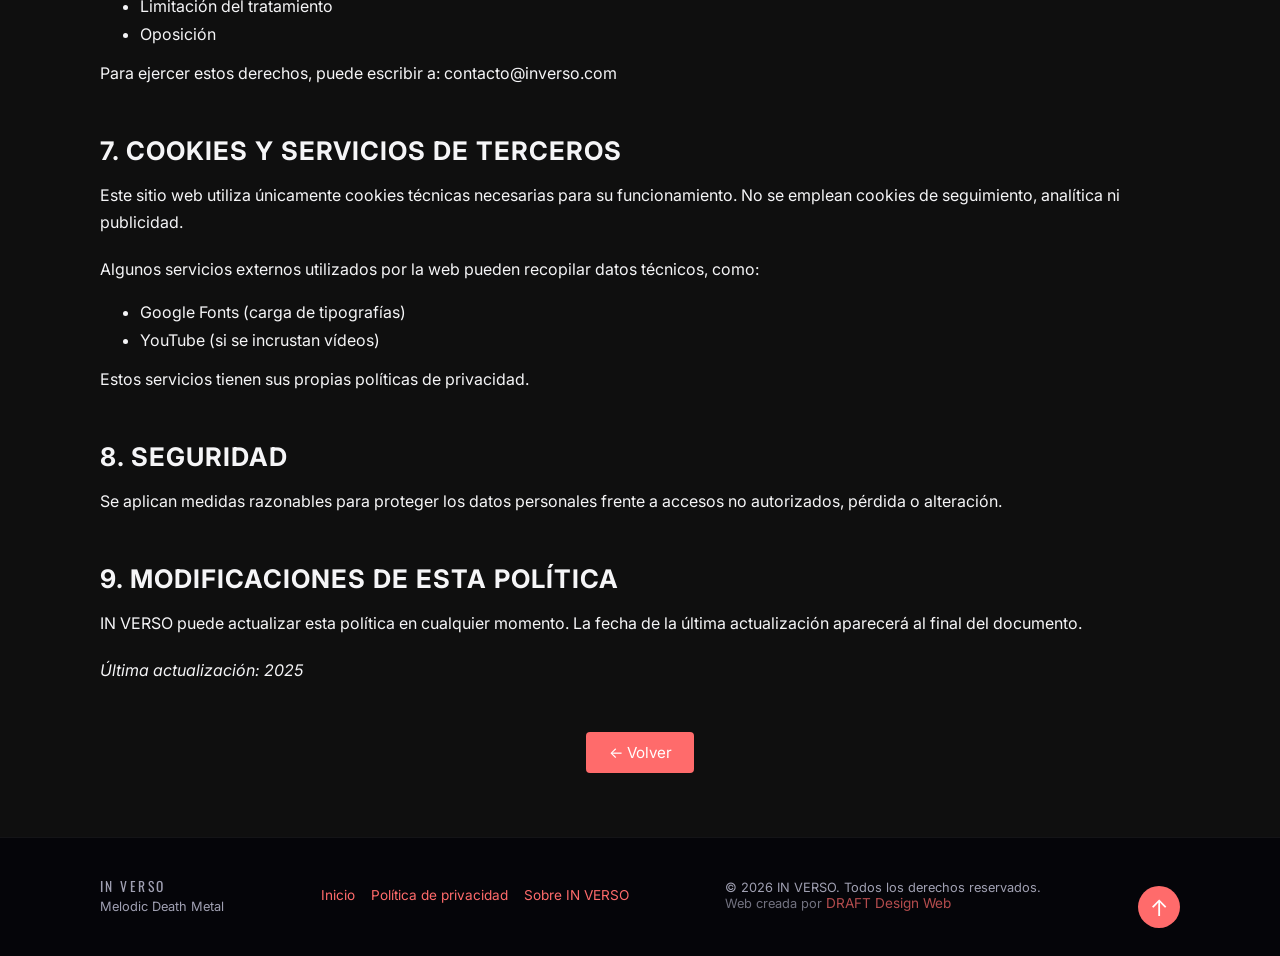
<file: privacidad.html>
<!DOCTYPE html>
<html lang="es">
  <head>
    <meta charset="UTF-8" />
    <meta name="viewport" content="width=device-width, initial-scale=1.0" />
    <title>Política de Privacidad | IN VERSO</title>

    <!-- Favicon -->
    <link rel="icon" type="image/x-icon" href="favicon.ico" />

    <!-- Estilos -->
    <link rel="stylesheet" href="css/styles.css" />

    <!-- Fuentes -->
    <link rel="preconnect" href="https://fonts.googleapis.com" />
    <link rel="preconnect" href="https://fonts.gstatic.com" crossorigin />
    <link
      href="https://fonts.googleapis.com/css2?family=Oswald:wght@300;400;600&family=Inter:wght@300;400;500;700&display=swap"
      rel="stylesheet"
    />
  </head>

  <body id="top">
    <!-- HEADER -->
    <header class="site-header">
      <div class="container site-header__inner">
        <a href="index.html#top" class="site-header__logo">
          <img
            src="images/logo.png"
            alt="IN VERSO Logo"
            class="site-header__logo-img"
          />
        </a>

        <nav class="main-nav" aria-label="Navegación principal">
          <button
            class="main-nav__toggle"
            aria-expanded="false"
            aria-label="Abrir menú"
          >
            <span class="main-nav__toggle-line"></span>
            <span class="main-nav__toggle-line"></span>
          </button>

          <ul class="main-nav__list">
            <li><a href="index.html#home" class="main-nav__link">Inicio</a></li>
            <li><a href="index.html#band" class="main-nav__link">Banda</a></li>
            <li>
              <a href="index.html#biografia" class="main-nav__link"
                >Biografía</a
              >
            </li>
            <li>
              <a href="index.html#music" class="main-nav__link">Música</a>
            </li>
            <li>
              <a href="index.html#media" class="main-nav__link">Vídeos</a>
            </li>
            <li>
              <a href="index.html#prensa" class="main-nav__link">Prensa</a>
            </li>
            <li>
              <a href="index.html#contact" class="main-nav__link">Contacto</a>
            </li>
          </ul>
        </nav>
      </div>
    </header>

    <!-- PROGRESS BAR -->
    <div id="progress-bar"></div>

    <!-- POLÍTICA DE PRIVACIDAD -->
    <section class="section section--alt">
      <div class="container section__inner">
        <header class="section__header">
          <h2 class="section__title">Política de Privacidad</h2>
          <p class="section__subtitle">
            Información sobre el uso de datos en IN VERSO
          </p>
        </header>

        <div class="privacy-text">
          <p>
            Esta Política de Privacidad describe cómo se recopila, utiliza y
            protege la información personal de los usuarios que visitan el sitio
            web de <strong>IN VERSO</strong>. Este proyecto no está actualmente
            activo como banda, pero mantiene esta web como archivo histórico y
            punto de referencia informativa.
          </p>

          <h3>1. Responsable del Tratamiento</h3>
          <p>
            El responsable del tratamiento de los datos es:
            <br /><br />
            <strong>IN VERSO (Proyecto Musical)</strong><br />
            Contacto:
            <a href="mailto:contacto@inverso.com">contacto@inverso.com</a>
          </p>

          <h3>2. Datos que se Recopilan</h3>
          <p>
            Este sitio web no recopila datos personales de forma automática.
            Solo se recopila información si el usuario decide contactar mediante
            correo electrónico u otros medios proporcionados.
          </p>

          <p>Los datos que pueden recopilarse son:</p>
          <ul>
            <li>Nombre y apellidos (si el usuario los facilita)</li>
            <li>Correo electrónico</li>
            <li>Contenido del mensaje enviado</li>
          </ul>

          <h3>3. Finalidad del Tratamiento</h3>
          <p>
            Los datos proporcionados voluntariamente por el usuario se utilizan
            exclusivamente para:
          </p>
          <ul>
            <li>Responder consultas o solicitudes de información</li>
            <li>
              Gestionar comunicaciones relacionadas con el proyecto IN VERSO
            </li>
          </ul>

          <h3>4. Conservación de los Datos</h3>
          <p>
            Los datos se conservarán únicamente durante el tiempo necesario para
            responder a la consulta o mantener la comunicación iniciada por el
            usuario.
          </p>

          <h3>5. Cesión de Datos a Terceros</h3>
          <p>
            IN VERSO no comparte, vende ni cede datos personales a terceros.
            Únicamente se utilizarán servicios externos necesarios para el
            funcionamiento de la web (por ejemplo, hosting), los cuales cumplen
            con la normativa vigente.
          </p>

          <h3>6. Derechos del Usuario</h3>
          <p>El usuario puede ejercer los siguientes derechos:</p>
          <ul>
            <li>Acceso a sus datos</li>
            <li>Rectificación</li>
            <li>Supresión</li>
            <li>Limitación del tratamiento</li>
            <li>Oposición</li>
          </ul>

          <p>
            Para ejercer estos derechos, puede escribir a:
            <a href="mailto:contacto@inverso.com">contacto@inverso.com</a>
          </p>

          <h3>7. Cookies y Servicios de Terceros</h3>
          <p>
            Este sitio web utiliza únicamente cookies técnicas necesarias para
            su funcionamiento. No se emplean cookies de seguimiento, analítica
            ni publicidad.
          </p>

          <p>
            Algunos servicios externos utilizados por la web pueden recopilar
            datos técnicos, como:
          </p>
          <ul>
            <li>Google Fonts (carga de tipografías)</li>
            <li>YouTube (si se incrustan vídeos)</li>
          </ul>

          <p>Estos servicios tienen sus propias políticas de privacidad.</p>

          <h3>8. Seguridad</h3>
          <p>
            Se aplican medidas razonables para proteger los datos personales
            frente a accesos no autorizados, pérdida o alteración.
          </p>

          <h3>9. Modificaciones de esta Política</h3>
          <p>
            IN VERSO puede actualizar esta política en cualquier momento. La
            fecha de la última actualización aparecerá al final del documento.
          </p>

          <p><em>Última actualización: 2025</em></p>

          <!-- BOTÓN VOLVER -->
          <div class="bio-back">
            <a href="index.html#top" class="btn-back">← Volver</a>
          </div>
        </div>
      </div>
    </section>

    <!-- FOOTER -->
    <footer class="site-footer">
      <div class="container site-footer__inner">
        <a href="#top" class="site-footer__brand site-footer__brand--link">
          <span class="site-footer__logo">IN VERSO</span>
          <span class="site-footer__meta">Melodic Death Metal</span>
        </a>

        <div class="site-footer__links">
          <a href="#top" class="link">Inicio</a>
          <a href="privacidad.html" class="link">Política de privacidad</a>
          <a href="sobre-in-verso.html" class="link">Sobre IN VERSO</a>
        </div>

        <div class="site-footer__copy">
          © <span id="year"></span> IN VERSO. Todos los derechos reservados.
          <br />
          <small class="site-footer__credits">
            Web creada por
            <a href="https://draftdesignweb.com" class="link" target="_blank">
              DRAFT Design Web
            </a>
          </small>
        </div>
        <!-- BOTÓN SUBIR ARRIBA -->
        <a href="#top" class="back-to-top" aria-label="Subir arriba"> ↑ </a>
      </div>
    </footer>

    <!-- SCRIPTS -->
    <script>
      document.getElementById("year").textContent = new Date().getFullYear();

      const navToggle = document.querySelector(".main-nav__toggle");
      const navList = document.querySelector(".main-nav__list");

      if (navToggle && navList) {
        navToggle.addEventListener("click", () => {
          const expanded = navToggle.getAttribute("aria-expanded") === "true";
          navToggle.setAttribute("aria-expanded", String(!expanded));
          navList.classList.toggle("main-nav__list--open");
        });
      }

      // Barra de progreso
      window.addEventListener("scroll", () => {
        const scrollTop = window.scrollY;
        const docHeight = document.body.scrollHeight - window.innerHeight;
        const progress = (scrollTop / docHeight) * 100;
        document.getElementById("progress-bar").style.width = progress + "%";
      });
    </script>
  </body>
</html>
</file>
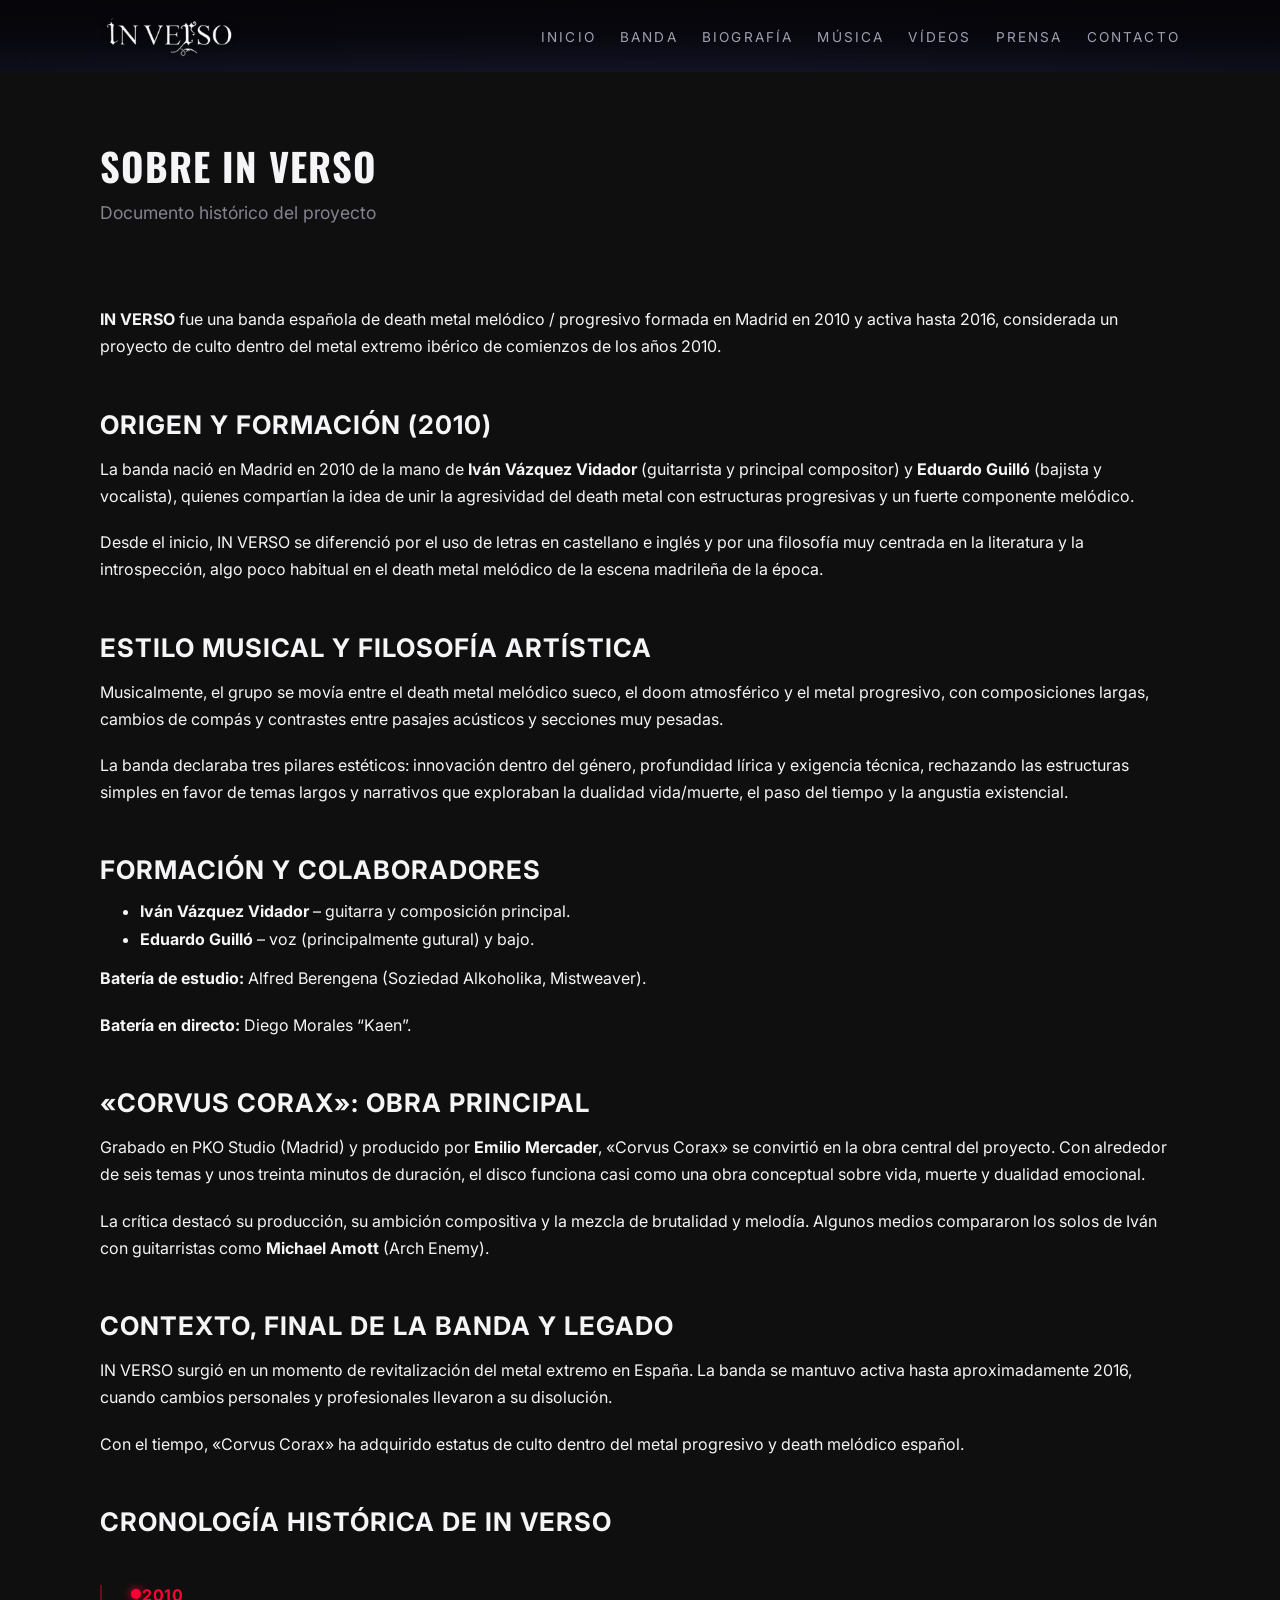
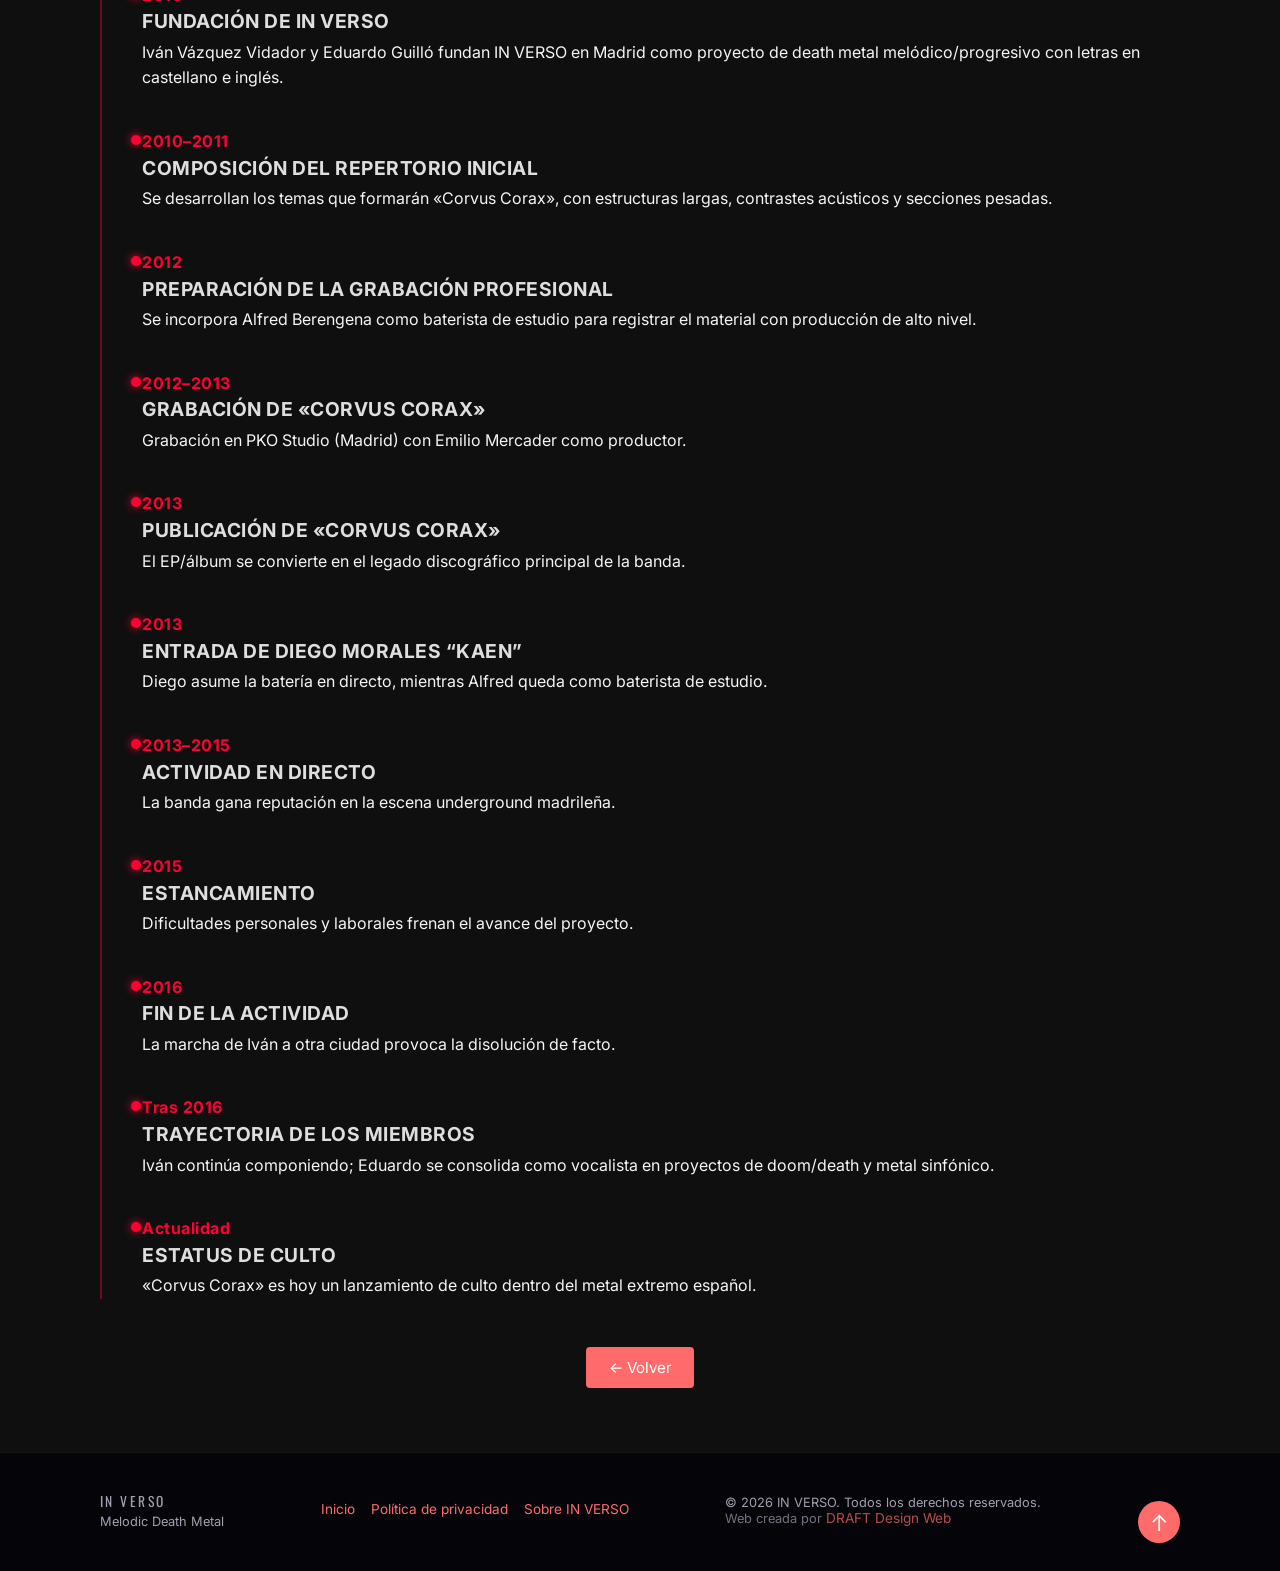
<file: sobre-in-verso.html>
<!DOCTYPE html>
<html lang="es">
  <head>
    <meta charset="UTF-8" />
    <meta name="viewport" content="width=device-width, initial-scale=1.0" />
    <title>Sobre IN VERSO | Documento histórico</title>

    <!-- Favicon -->
    <link rel="icon" type="image/x-icon" href="favicon.ico" />
    <link rel="shortcut icon" href="images/favicon.ico" type="image/x-icon" />

    <!-- Estilos -->
    <link rel="stylesheet" href="css/styles.css" />

    <!-- Fuentes -->
    <link rel="preconnect" href="https://fonts.googleapis.com" />
    <link rel="preconnect" href="https://fonts.gstatic.com" crossorigin />
    <link
      href="https://fonts.googleapis.com/css2?family=Oswald:wght@300;400;600&family=Inter:wght@300;400;500;700&display=swap"
      rel="stylesheet"
    />
  </head>

  <body id="top">
    <!-- HEADER -->
    <header class="site-header">
      <div class="container site-header__inner">
        <a href="index.html#top" class="site-header__logo">
          <img
            src="images/logo.png"
            alt="IN VERSO Logo"
            class="site-header__logo-img"
          />
        </a>

        <nav class="main-nav" aria-label="Navegación principal">
          <button
            class="main-nav__toggle"
            aria-expanded="false"
            aria-label="Abrir menú"
          >
            <span class="main-nav__toggle-line"></span>
            <span class="main-nav__toggle-line"></span>
          </button>

          <ul class="main-nav__list">
            <li><a href="index.html#home" class="main-nav__link">Inicio</a></li>
            <li><a href="index.html#band" class="main-nav__link">Banda</a></li>
            <li>
              <a href="index.html#biografia" class="main-nav__link"
                >Biografía</a
              >
            </li>
            <li>
              <a href="index.html#music" class="main-nav__link">Música</a>
            </li>
            <li>
              <a href="index.html#media" class="main-nav__link">Vídeos</a>
            </li>
            <li>
              <a href="index.html#prensa" class="main-nav__link">Prensa</a>
            </li>
            <li>
              <a href="index.html#contact" class="main-nav__link">Contacto</a>
            </li>
          </ul>
        </nav>
      </div>
    </header>

    <!-- PROGRESS BAR -->
    <div id="progress-bar"></div>

    <!-- SOBRE IN VERSO -->
    <section class="section section--alt">
      <div class="container section__inner">
        <header class="section__header">
          <h2 class="section__title">Sobre IN VERSO</h2>
          <p class="section__subtitle">Documento histórico del proyecto</p>
        </header>

        <div class="privacy-text">
          <p>
            <strong>IN VERSO</strong> fue una banda española de death metal
            melódico / progresivo formada en Madrid en 2010 y activa hasta 2016,
            considerada un proyecto de culto dentro del metal extremo ibérico de
            comienzos de los años 2010.
          </p>

          <h3>Origen y formación (2010)</h3>
          <p>
            La banda nació en Madrid en 2010 de la mano de
            <strong>Iván Vázquez Vidador</strong> (guitarrista y principal
            compositor) y <strong>Eduardo Guilló</strong> (bajista y vocalista),
            quienes compartían la idea de unir la agresividad del death metal
            con estructuras progresivas y un fuerte componente melódico.
          </p>
          <p>
            Desde el inicio, IN VERSO se diferenció por el uso de letras en
            castellano e inglés y por una filosofía muy centrada en la
            literatura y la introspección, algo poco habitual en el death metal
            melódico de la escena madrileña de la época.
          </p>

          <h3>Estilo musical y filosofía artística</h3>
          <p>
            Musicalmente, el grupo se movía entre el death metal melódico sueco,
            el doom atmosférico y el metal progresivo, con composiciones largas,
            cambios de compás y contrastes entre pasajes acústicos y secciones
            muy pesadas.
          </p>
          <p>
            La banda declaraba tres pilares estéticos: innovación dentro del
            género, profundidad lírica y exigencia técnica, rechazando las
            estructuras simples en favor de temas largos y narrativos que
            exploraban la dualidad vida/muerte, el paso del tiempo y la angustia
            existencial.
          </p>

          <h3>Formación y colaboradores</h3>
          <ul>
            <li>
              <strong>Iván Vázquez Vidador</strong> – guitarra y composición
              principal.
            </li>
            <li>
              <strong>Eduardo Guilló</strong> – voz (principalmente gutural) y
              bajo.
            </li>
          </ul>

          <p>
            <strong>Batería de estudio:</strong> Alfred Berengena (Soziedad
            Alkoholika, Mistweaver).
          </p>
          <p><strong>Batería en directo:</strong> Diego Morales “Kaen”.</p>

          <h3>«Corvus Corax»: obra principal</h3>
          <p>
            Grabado en PKO Studio (Madrid) y producido por
            <strong>Emilio Mercader</strong>, «Corvus Corax» se convirtió en la
            obra central del proyecto. Con alrededor de seis temas y unos
            treinta minutos de duración, el disco funciona casi como una obra
            conceptual sobre vida, muerte y dualidad emocional.
          </p>
          <p>
            La crítica destacó su producción, su ambición compositiva y la
            mezcla de brutalidad y melodía. Algunos medios compararon los solos
            de Iván con guitarristas como <strong>Michael Amott</strong> (Arch
            Enemy).
          </p>

          <h3>Contexto, final de la banda y legado</h3>
          <p>
            IN VERSO surgió en un momento de revitalización del metal extremo en
            España. La banda se mantuvo activa hasta aproximadamente 2016,
            cuando cambios personales y profesionales llevaron a su disolución.
          </p>
          <p>
            Con el tiempo, «Corvus Corax» ha adquirido estatus de culto dentro
            del metal progresivo y death melódico español.
          </p>

          <!-- CRONOLOGÍA COMPLETA -->
          <h3>Cronología histórica de IN VERSO</h3>

          <div class="timeline">
            <div class="timeline-item">
              <div class="timeline-date">2010</div>
              <div class="timeline-content">
                <h4>Fundación de IN VERSO</h4>
                <p>
                  Iván Vázquez Vidador y Eduardo Guilló fundan IN VERSO en
                  Madrid como proyecto de death metal melódico/progresivo con
                  letras en castellano e inglés.
                </p>
              </div>
            </div>

            <div class="timeline-item">
              <div class="timeline-date">2010–2011</div>
              <div class="timeline-content">
                <h4>Composición del repertorio inicial</h4>
                <p>
                  Se desarrollan los temas que formarán «Corvus Corax», con
                  estructuras largas, contrastes acústicos y secciones pesadas.
                </p>
              </div>
            </div>

            <div class="timeline-item">
              <div class="timeline-date">2012</div>
              <div class="timeline-content">
                <h4>Preparación de la grabación profesional</h4>
                <p>
                  Se incorpora Alfred Berengena como baterista de estudio para
                  registrar el material con producción de alto nivel.
                </p>
              </div>
            </div>

            <div class="timeline-item">
              <div class="timeline-date">2012–2013</div>
              <div class="timeline-content">
                <h4>Grabación de «Corvus Corax»</h4>
                <p>
                  Grabación en PKO Studio (Madrid) con Emilio Mercader como
                  productor.
                </p>
              </div>
            </div>

            <div class="timeline-item">
              <div class="timeline-date">2013</div>
              <div class="timeline-content">
                <h4>Publicación de «Corvus Corax»</h4>
                <p>
                  El EP/álbum se convierte en el legado discográfico principal
                  de la banda.
                </p>
              </div>
            </div>

            <div class="timeline-item">
              <div class="timeline-date">2013</div>
              <div class="timeline-content">
                <h4>Entrada de Diego Morales “Kaen”</h4>
                <p>
                  Diego asume la batería en directo, mientras Alfred queda como
                  baterista de estudio.
                </p>
              </div>
            </div>

            <div class="timeline-item">
              <div class="timeline-date">2013–2015</div>
              <div class="timeline-content">
                <h4>Actividad en directo</h4>
                <p>
                  La banda gana reputación en la escena underground madrileña.
                </p>
              </div>
            </div>

            <div class="timeline-item">
              <div class="timeline-date">2015</div>
              <div class="timeline-content">
                <h4>Estancamiento</h4>
                <p>
                  Dificultades personales y laborales frenan el avance del
                  proyecto.
                </p>
              </div>
            </div>

            <div class="timeline-item">
              <div class="timeline-date">2016</div>
              <div class="timeline-content">
                <h4>Fin de la actividad</h4>
                <p>
                  La marcha de Iván a otra ciudad provoca la disolución de
                  facto.
                </p>
              </div>
            </div>

            <div class="timeline-item">
              <div class="timeline-date">Tras 2016</div>
              <div class="timeline-content">
                <h4>Trayectoria de los miembros</h4>
                <p>
                  Iván continúa componiendo; Eduardo se consolida como vocalista
                  en proyectos de doom/death y metal sinfónico.
                </p>
              </div>
            </div>

            <div class="timeline-item">
              <div class="timeline-date">Actualidad</div>
              <div class="timeline-content">
                <h4>Estatus de culto</h4>
                <p>
                  «Corvus Corax» es hoy un lanzamiento de culto dentro del metal
                  extremo español.
                </p>
              </div>
            </div>
          </div>

          <!-- BOTÓN VOLVER -->
          <div class="bio-back">
            <a href="index.html#top" class="btn-back">← Volver</a>
          </div>
        </div>
      </div>
    </section>

    <!-- FOOTER -->
    <footer class="site-footer">
      <div class="container site-footer__inner">
        <a href="#top" class="site-footer__brand site-footer__brand--link">
          <span class="site-footer__logo">IN VERSO</span>
          <span class="site-footer__meta">Melodic Death Metal</span>
        </a>

        <div class="site-footer__links">
          <a href="#top" class="link">Inicio</a>
          <a href="privacidad.html" class="link">Política de privacidad</a>
          <a href="sobre-in-verso.html" class="link">Sobre IN VERSO</a>
        </div>

        <div class="site-footer__copy">
          © <span id="year"></span> IN VERSO. Todos los derechos reservados.
          <br />
          <small class="site-footer__credits">
            Web creada por
            <a href="https://draftdesignweb.com" class="link" target="_blank">
              DRAFT Design Web
            </a>
          </small>
        </div>

        <a href="#top" class="back-to-top" aria-label="Subir arriba">↑</a>
      </div>
    </footer>

    <!-- SCRIPTS -->
    <script>
      document.getElementById("year").textContent = new Date().getFullYear();

      const navToggle = document.querySelector(".main-nav__toggle");
      const navList = document.querySelector(".main-nav__list");

      if (navToggle && navList) {
        navToggle.addEventListener("click", () => {
          const expanded = navToggle.getAttribute("aria-expanded") === "true";
          navToggle.setAttribute("aria-expanded", String(!expanded));
          navList.classList.toggle("main-nav__list--open");
        });
      }

      // Barra de progreso
      window.addEventListener("scroll", () => {
        const scrollTop = window.scrollY;
        const docHeight = document.body.scrollHeight - window.innerHeight;
        const progress = (scrollTop / docHeight) * 100;
        document.getElementById("progress-bar").style.width = progress + "%";
      });
    </script>
  </body>
</html>
</file>
<file: css/styles.css>
/* 
   ============================
   Variables y configuración
   ============================
*/

:root {
  /* Colores base */
  --color-bg: #050509;
  --color-bg-alt: #0b0b12;
  --color-surface: #15151f;
  --color-accent: #e63946;
  --color-accent-soft: #ff6b6b;
  --color-border: #272735;
  --color-text: #f5f5f7;
  --color-text-muted: #a0a0b2;

  /* Tipografía */
  --font-sans:
    "Inter", system-ui, -apple-system, BlinkMacSystemFont, "Segoe UI",
    sans-serif;
  --font-display: "Oswald", system-ui, sans-serif;

  /* Layout */
  --container-width: 1120px;
  --spacing-xs: 0.5rem;
  --spacing-sm: 0.75rem;
  --spacing-md: 1.25rem;
  --spacing-lg: 2rem;
  --spacing-xl: 3.5rem;

  /* Bordes y sombras */
  --radius-sm: 4px;
  --radius-md: 8px;
  --radius-lg: 16px;
  --shadow-soft: 0 18px 40px rgba(0, 0, 0, 0.55);

  /* Transiciones */
  --transition-fast: 0.18s ease-out;
  --transition-normal: 0.25s ease;
}

/* 
   ============================
   Reset básico
   ============================
*/

*,
*::before,
*::after {
  box-sizing: border-box;
}

html {
  font-size: 16px;
  scroll-behavior: smooth;
}

body {
  margin: 0;
  font-family: var(--font-sans);
  background: radial-gradient(circle at top, #151527 0, #050509 60%);
  color: var(--color-text);
  -webkit-font-smoothing: antialiased;
}

img {
  max-width: 100%;
  display: block;
}

a {
  color: inherit;
  text-decoration: none;
}

button,
input,
select,
textarea {
  font-family: inherit;
}

/* 
   ============================
   Utilidades
   ============================
*/

.container {
  max-width: var(--container-width);
  margin: 0 auto;
  padding: 0 1.25rem;
}

/* 
   ============================
   Header & navegación
   ============================
*/

.site-header {
  position: sticky;
  top: 0;
  z-index: 10;
  backdrop-filter: blur(16px);
  background: linear-gradient(
    to bottom,
    rgba(5, 5, 9, 0.94),
    rgba(5, 5, 9, 0.8),
    transparent
  );
  border-bottom: 1px solid rgba(255, 255, 255, 0.04);
}

.site-header__inner {
  display: flex;
  align-items: center;
  justify-content: space-between;
  height: 72px;
}

.site-header__logo {
  display: inline-flex;
  align-items: baseline;
  gap: 0.3rem;
  letter-spacing: 0.2em;
  text-transform: uppercase;
  font-family: var(--font-display);
  font-size: 0.9rem;
}

.site-header__logo-mark {
  padding: 0.1rem 0.35rem;
  border-radius: 999px;
  border: 1px solid rgba(255, 255, 255, 0.12);
  background: radial-gradient(
    circle at top left,
    var(--color-accent) 0,
    #3b0a10 40%,
    transparent 70%
  );
  font-weight: 600;
}

.site-header__logo-text {
  color: var(--color-text);
  font-weight: 400;
}

.site-header__logo-img {
  height: 42px;
  width: auto;
  display: block;
  object-fit: contain;
  filter: drop-shadow(0 0 4px rgba(0, 0, 0, 0.4));
  transition: opacity 0.2s ease;
}

.site-header__logo-img:hover {
  opacity: 0.85;
}

.site-footer__credits {
  opacity: 0.7;
  font-size: 0.8rem;
}

.site-footer__credits .link {
  color: var(--color-accent-soft);
  text-decoration: none;
}

.site-footer__credits .link:hover {
  text-decoration: underline;
}

.site-footer__brand--link {
  text-decoration: none;
  color: inherit;
  display: inline-flex;
  flex-direction: column;
  cursor: pointer;
}

.site-footer__brand--link:hover {
  opacity: 0.8;
}

/* ============================
   Barra de progreso
   ============================ */
#progress-bar {
  position: fixed;
  top: 0;
  left: 0;
  height: 4px;
  width: 0%;
  background: #ff1a1a;
  box-shadow:
    0 0 10px #ff1a1a,
    0 0 20px #ff1a1a,
    0 0 30px #ff1a1a;
  z-index: 9999;
  transition: width 0.15s ease-out;
}

/* 
   ============================
   Botón subir arriba
   ============================
*/

.back-to-top {
  display: inline-flex;
  align-items: center;
  justify-content: center;
  width: 42px;
  height: 42px;
  border-radius: 50%;
  background: var(--color-accent-soft);
  color: #fff;
  font-size: 1.4rem;
  text-decoration: none;
  margin-top: 1.5rem;
  transition:
    background 0.2s ease,
    transform 0.2s ease;
}

.back-to-top:hover {
  background: var(--color-accent);
  transform: translateY(-3px);
}

/* Navegación */

.main-nav {
  position: relative;
}

.main-nav__list {
  display: flex;
  gap: 1.5rem;
  list-style: none;
  margin: 0;
  padding: 0;
}

.main-nav__link {
  font-size: 0.85rem;
  letter-spacing: 0.16em;
  text-transform: uppercase;
  color: var(--color-text-muted);
  padding-bottom: 0.1rem;
  border-bottom: 1px solid transparent;
  transition:
    color var(--transition-fast),
    border-color var(--transition-fast),
    transform var(--transition-fast);
}

.main-nav__link:hover {
  color: var(--color-text);
  border-color: rgba(255, 255, 255, 0.4);
  transform: translateY(-1px);
}

/* Toggle móvil */

.main-nav__toggle {
  display: none;
  border: none;
  background: transparent;
  cursor: pointer;
  padding: 0.25rem;
}

.main-nav__toggle-line {
  display: block;
  width: 22px;
  height: 2px;
  margin: 4px 0;
  background: var(--color-text);
}

/* 
   ============================
   Hero
   ============================
*/

.hero {
  padding: 4.5rem 0 3.5rem;
}

.hero__inner {
  display: grid;
  grid-template-columns: minmax(0, 1.4fr) minmax(0, 1fr);
  gap: 3rem;
  align-items: center;
}

.hero__kicker {
  text-transform: uppercase;
  font-size: 0.8rem;
  letter-spacing: 0.18em;
  color: var(--color-accent-soft);
  margin: 0 0 0.5rem;
}

.hero__title {
  font-family: var(--font-display);
  font-size: clamp(2.8rem, 5vw, 3.8rem);
  letter-spacing: 0.18em;
  text-transform: uppercase;
  margin: 0;
}

.hero__subtitle {
  margin-top: 0.7rem;
  margin-bottom: 1.5rem;
  color: var(--color-text-muted);
  max-width: 30rem;
}

.hero__actions {
  display: flex;
  flex-wrap: wrap;
  gap: 0.75rem;
  margin-bottom: 1.2rem;
}

.hero__meta {
  font-size: 0.85rem;
  color: var(--color-text-muted);
}

.hero__meta-label {
  text-transform: uppercase;
  letter-spacing: 0.16em;
  font-size: 0.75rem;
  color: rgba(255, 255, 255, 0.65);
}

.hero__meta-value {
  margin-left: 0.4rem;
  color: var(--color-text);
}

.hero__media {
  display: flex;
  justify-content: flex-end;
}

.hero__placeholder {
  border-radius: var(--radius-lg);
  border: 1px solid rgba(255, 255, 255, 0.08);
  background: radial-gradient(circle at top, #2e1418 0, #050509 60%);
  box-shadow: var(--shadow-soft);
  min-height: 260px;
  max-width: 360px;
  width: 100%;
  display: grid;
  place-items: center;
  font-size: 0.9rem;
  text-transform: uppercase;
  letter-spacing: 0.18em;
  color: rgba(255, 255, 255, 0.6);
}

#band .section__header {
  text-align: center;
  max-width: 100%;
  margin-left: auto;
  margin-right: auto;
}

#band .section__subtitle {
  display: inline-block;
  text-align: left;
  max-width: 800px;
  margin: 0 auto;
}

.btn-member {
  display: inline-block;
  margin-top: 0.5rem;
  padding: 0.4rem 0.8rem;
  font-size: 0.85rem;
  background: var(--color-accent-soft);
  color: #fff;
  border-radius: 4px;
  text-decoration: none;
  transition:
    background 0.2s ease,
    transform 0.2s ease;
}

.btn-member:hover {
  background: var(--color-accent);
  transform: translateY(-2px);
}

/* 
   ============================
   Secciones genéricas
   ============================
*/

.section {
  padding: 3.5rem 0;
  background: transparent;
}

.section--alt {
  background: radial-gradient(
    circle at top left,
    rgba(230, 57, 70, 0.18) 0,
    var(--color-bg-alt) 40%,
    var(--color-bg) 100%
  );
}

.section__inner {
  display: flex;
  flex-direction: column;
  gap: 2.2rem;
}

.section__header {
  max-width: 40rem;
}

.section__title {
  font-family: var(--font-display);
  text-transform: uppercase;
  letter-spacing: 0.15em;
  font-size: 1.4rem;
  margin: 0 0 0.5rem;
}

.section__intro {
  max-width: 100%;
  margin: 0 auto 2rem auto;
  text-align: justify;
  font-size: 1rem;
  line-height: 1.6;
  color: var(--color-text);
}

.section__subtitle {
  margin: 0;
  color: var(--color-text-muted);
  font-size: 0.95rem;
}

/* 
   ============================
   Grid base
   ============================
*/

.grid {
  display: grid;
  gap: 1.5rem;
}

.grid--2cols {
  grid-template-columns: repeat(2, minmax(0, 1fr));
}

.grid--3cols {
  grid-template-columns: repeat(3, minmax(0, 1fr));
}

/* 
   ============================
   Cards
   ============================
*/

.card {
  background: rgba(11, 11, 18, 0.9);
  border-radius: var(--radius-md);
  border: 1px solid var(--color-border);
  padding: 1.5rem;
}

.card__title {
  margin: 0 0 0.5rem;
  font-size: 1.05rem;
  font-weight: 600;
}

.card__text {
  margin: 0;
  color: var(--color-text-muted);
  font-size: 0.95rem;
}

.card__list {
  list-style: none;
  margin: 0.5rem 0 0;
  padding: 0;
  color: var(--color-text-muted);
  font-size: 0.95rem;
}

/* 
   ============================
   BIOGRAFIA MÚSICOS
   ============================
*/

.bio-grid {
  display: grid;
  grid-template-columns: 1fr 2fr;
  gap: 2rem;
  align-items: start;
}

.bio-photo img {
  width: 100%;
  max-width: 380px;
  border-radius: 8px;
  border: 1px solid var(--color-border);
  box-shadow: 0 0 12px rgba(255, 0, 50, 0.25);
  display: block;
}

.bio-back {
  margin-top: 2rem;
  text-align: center;
}

.btn-back {
  display: inline-block;
  padding: 0.6rem 1.2rem;
  background: var(--color-accent-soft);
  color: #fff;
  border-radius: 4px;
  text-decoration: none;
  font-size: 0.9rem;
  transition:
    background 0.2s ease,
    transform 0.2s ease;
}

.btn-back:hover {
  background: var(--color-accent);
  transform: translateY(-2px);
}

@media (max-width: 768px) {
  .bio-grid {
    grid-template-columns: 1fr;
    text-align: center;
  }

  .bio-photo img {
    margin: 0 auto 1.5rem auto;
  }
}

/* ================================
   SECCIONES BIOGRÁFICAS / HISTÓRICAS
   ================================ */

.section--alt {
  background: #0f0f0f;
  padding: 4rem 0;
}

.section__title {
  font-size: 2.4rem;
  margin-bottom: 0.5rem;
  text-transform: uppercase;
  letter-spacing: 1px;
}

.section__subtitle {
  font-size: 1.1rem;
  opacity: 0.8;
  margin-bottom: 2rem;
}

/* ================================
   GRID BIOGRÁFICO
   ================================ */

.bio-grid {
  display: grid;
  grid-template-columns: 1fr 2fr;
  gap: 2.5rem;
  align-items: start;
  margin-bottom: 3rem;
}

.bio-text p {
  margin-bottom: 1.3rem;
  line-height: 1.7;
  text-align: justify;
}

.bio-text h3,
.bio-text h4 {
  margin-top: 2rem;
  margin-bottom: 0.8rem;
  font-weight: 600;
  text-transform: uppercase;
  letter-spacing: 0.5px;
}

.bio-text ul {
  margin: 1rem 0 1.5rem 1.5rem;
  line-height: 1.6;
}

/* ================================
   FOTO DEL MÚSICO
   ================================ */

.bio-photo img {
  width: 100%;
  max-width: 380px;
  border-radius: 8px;
  border: 1px solid rgba(255, 0, 50, 0.25);
  box-shadow: 0 0 12px rgba(255, 0, 50, 0.25);
  display: block;
}

/* ================================
   BOTÓN VOLVER
   ================================ */

.bio-back {
  margin-top: 3rem;
  text-align: center;
}

.btn-back {
  display: inline-block;
  padding: 0.7rem 1.4rem;
  background: var(--color-accent-soft);
  color: #fff;
  border-radius: 4px;
  text-decoration: none;
  font-size: 0.95rem;
  transition:
    background 0.2s ease,
    transform 0.2s ease;
}

.btn-back:hover {
  background: var(--color-accent);
  transform: translateY(-2px);
}

/* ================================
   CRONOLOGÍA
   ================================ */

.privacy-text h3 {
  margin-top: 3rem;
  margin-bottom: 1rem;
  font-size: 1.6rem;
  text-transform: uppercase;
  letter-spacing: 1px;
}

.privacy-text h4 {
  margin-top: 2rem;
  margin-bottom: 0.6rem;
  font-size: 1.2rem;
  opacity: 0.9;
}

.privacy-text p {
  margin-bottom: 1.2rem;
  line-height: 1.7;
}

.privacy-text ul li {
  margin-bottom: 0.5rem;
}

/* ================================
   TIMELINE (CRONOLOGÍA)
   ================================ */

.timeline {
  position: relative;
  margin: 3rem 0;
  padding-left: 40px;
  border-left: 2px solid rgba(255, 0, 50, 0.4);
}

.timeline-item {
  position: relative;
  margin-bottom: 2.5rem;
}

.timeline-item:last-child {
  margin-bottom: 0;
}

.timeline-date {
  font-weight: 700;
  color: #ff0033;
  margin-bottom: 0.3rem;
  font-size: 1rem;
  letter-spacing: 0.5px;
}

.timeline-content h4 {
  margin: 0 0 0.4rem 0;
  font-size: 1.2rem;
  text-transform: uppercase;
  letter-spacing: 0.5px;
}

.timeline-content p {
  margin: 0;
  line-height: 1.6;
}

/* Punto en la línea */
.timeline-item::before {
  content: "";
  position: absolute;
  left: -11px;
  top: 4px;
  width: 10px;
  height: 10px;
  background: #ff0033;
  border-radius: 50%;
  box-shadow: 0 0 8px #ff0033;
}

/* Responsive */
@media (max-width: 768px) {
  .timeline {
    padding-left: 25px;
  }

  .timeline-item::before {
    left: -9px;
    width: 12px;
    height: 12px;
  }
}

/* ================================
   BARRA DE PROGRESO
   ================================ */

#progress-bar {
  position: fixed;
  top: 0;
  left: 0;
  height: 4px;
  width: 0%;
  background: #ff0033;
  box-shadow:
    0 0 8px #ff0033,
    0 0 16px #ff0033;
  z-index: 9999;
  transition: width 0.15s ease-out;
}

/* ================================
   RESPONSIVE
   ================================ */

@media (max-width: 768px) {
  .bio-grid {
    grid-template-columns: 1fr;
    text-align: center;
  }

  .bio-photo img {
    margin: 0 auto 1.5rem auto;
  }

  .section__title {
    font-size: 2rem;
  }
}

/* ============================
   MÚSICA — Tarjetas de lanzamientos
   ============================ */

.release-card {
  background: rgba(11, 11, 18, 0.88);
  border-radius: var(--radius-md);
  border: 1px solid var(--color-border);
  padding: 1.4rem;
  display: flex;
  flex-direction: column;
  gap: 0.9rem;
  transition:
    transform 0.25s ease,
    box-shadow 0.25s ease;
}

.release-card:hover {
  transform: translateY(-4px);
  box-shadow: 0 12px 32px rgba(230, 57, 70, 0.3);
}

/* Portada del single */
.release-card__cover {
  width: 100%;
  aspect-ratio: 1 / 1; /* Mantiene proporción cuadrada */
  border-radius: var(--radius-md);
  overflow: hidden;
  border: 1px solid rgba(255, 255, 255, 0.12);
  background: #0d0d16;
  display: flex;
  align-items: center;
  justify-content: center;
  position: relative;
}

.release-card__cover img {
  width: 100%;
  height: 100%;
  object-fit: cover;
  display: block;
  transition: transform 0.4s ease;
}
.release-card:hover .release-card__cover {
  box-shadow: 0 0 12px rgba(230, 57, 70, 0.4);
}

.release-card:hover .release-card__cover img {
  transform: scale(1.05);
}

/* Título y meta */
.release-card__title {
  margin: 0;
  font-size: 1.15rem;
  font-weight: 600;
  letter-spacing: 0.02em;
  text-transform: uppercase;
}

.release-card__meta {
  margin: 0;
  font-size: 0.85rem;
  color: var(--color-text-muted);
  text-transform: uppercase;
  letter-spacing: 0.08em;
}

/* Enlaces a plataformas */
.release-card__actions {
  display: flex;
  flex-direction: column;
  gap: 0.5rem;
  margin-top: 0.5rem;
}

/* ============================
   Iconos SVG en plataformas
   ============================ */

.icon {
  width: 18px;
  height: 18px;
  fill: currentColor;
  display: inline-block;
  vertical-align: middle;
  transition:
    transform 0.2s ease,
    opacity 0.2s ease;
}

.icon-wrapper {
  display: inline-flex;
  align-items: center;
  justify-content: center;
  margin-right: 0.4rem;
}

.link:hover .icon {
  transform: scale(1.15);
  opacity: 0.85;
}

/* ============================
   Enlaces de plataformas
   ============================ */

.release-card__actions .link {
  display: inline-flex;
  align-items: center;
  font-size: 0.9rem;
  color: var(--color-accent-soft);
  text-decoration: none;
  position: relative;
  padding-bottom: 0.1rem;
  transition: color 0.2s ease;
}

.release-card__actions .link::after {
  content: "";
  position: absolute;
  left: 0;
  bottom: 0;
  width: 0;
  height: 1px;
  background: var(--color-accent-soft);
  transition: width 0.2s ease;
}

.release-card__actions .link:hover::after {
  width: 100%;
}

/* ============================
   Responsive
   ============================ */

@media (max-width: 900px) {
  .release-card__cover {
    height: 160px;
  }
}

@media (max-width: 720px) {
  .release-card__cover {
    height: 150px;
  }

  .release-card__actions {
    flex-direction: row;
    flex-wrap: wrap;
    gap: 0.75rem;
  }
}

@media (max-width: 480px) {
  .release-card__cover {
    height: 130px;
  }

  .release-card__title {
    font-size: 1rem;
  }

  .release-card__actions {
    flex-direction: column;
  }
}

/* 
   ============================
   Vídeos
   ============================
*/

.video-card {
  width: 100%;
  min-width: 0;
}

/* Contenedor de la miniatura: mantiene 16:9 siempre */
.video-card__thumb {
  position: relative;
  width: 100%;
  padding-top: 56.25%; /* 16 / 9 = 0.5625 */
  overflow: hidden;
  border-radius: 8px;
}

/* Imagen ajustada al recuadro, sin salirse */
.video-thumb__image {
  position: absolute;
  inset: 0; /* top:0; right:0; bottom:0; left:0; */
  width: 100%;
  height: 100%;
  object-fit: cover;
  display: block;
  transition: box-shadow 0.4s ease;
}

/* Efecto rojo al pasar el ratón */
.video-card__thumb:hover .video-thumb__image {
  box-shadow: inset 0 0 120px 40px rgba(255, 0, 0, 0.8);
}

/* Títulos y metadatos */
.video-card__title {
  margin: 0.5rem 0 0 0;
  font-size: 0.95rem;
}

.video-card__meta {
  margin: 0;
  font-size: 0.8rem;
  color: var(--color-text-muted);
}

/* Grid responsive (ajusta según tu sistema, pero esto es robusto) */
.grid--3cols {
  display: grid;
  grid-template-columns: repeat(3, minmax(0, 1fr));
  gap: 2rem;
}

@media (max-width: 900px) {
  .grid--3cols {
    grid-template-columns: repeat(2, minmax(0, 1fr));
  }
}

@media (max-width: 600px) {
  .grid--3cols {
    grid-template-columns: 1fr;
  }
}

/* 
   ============================
   Formularios
   ============================
*/

.form {
  background: rgba(11, 11, 18, 0.92);
  border-radius: var(--radius-md);
  border: 1px solid var(--color-border);
  padding: 1.5rem;
  display: flex;
  flex-direction: column;
  gap: 1rem;
}

.form__group {
  display: flex;
  flex-direction: column;
  gap: 0.3rem;
}

.form__label {
  font-size: 0.85rem;
  color: rgba(255, 255, 255, 0.86);
}

.form__input {
  border-radius: var(--radius-sm);
  border: 1px solid rgba(255, 255, 255, 0.16);
  padding: 0.55rem 0.7rem;
  background: rgba(7, 7, 12, 0.9);
  color: var(--color-text);
  font-size: 0.9rem;
  transition:
    border-color var(--transition-fast),
    box-shadow var(--transition-fast),
    background var(--transition-fast);
}

.form__input--textarea {
  resize: vertical;
  min-height: 120px;
}

.form__input:focus {
  outline: none;
  border-color: var(--color-accent);
  box-shadow: 0 0 0 1px rgba(230, 57, 70, 0.4);
  background: #050509;
}

/* 
   ============================
   Contact info
   ============================
*/

.contact-info {
  padding: 0.5rem;
}

.contact-info__title {
  margin-top: 0;
  font-size: 1rem;
  text-transform: uppercase;
  letter-spacing: 0.14em;
}

.contact-info__item {
  margin: 0.4rem 0;
  font-size: 0.9rem;
}

.contact-info__social {
  list-style: none;
  margin: 0.3rem 0 0;
  padding: 0;
  display: flex;
  flex-wrap: wrap;
  gap: 0.7rem;
  font-size: 0.9rem;
}

.contact-info {
  text-align: center;
  margin: 0 auto;
}

.contact-info__social {
  justify-content: center;
}

/* 
   ============================
   Iconos SVG
   ============================
*/

.icon {
  width: 18px;
  height: 18px;
  fill: currentColor;
  display: inline-block;
  vertical-align: middle;
  transition:
    transform 0.2s ease,
    opacity 0.2s ease;
}

.icon-wrapper {
  display: inline-flex;
  align-items: center;
  justify-content: center;
  margin-right: 0.4rem;
}

.link:hover .icon {
  transform: scale(1.15);
  opacity: 0.85;
}

/* 
   ============================ 
   PRENSA
  ============================
  */

.press-list {
  display: grid;
  grid-template-columns: repeat(auto-fit, minmax(280px, 1fr));
  gap: 2rem;
  margin-top: 2rem;
}

.press-item {
  background: #0d0d16;
  padding: 1.5rem;
  border-radius: var(--radius-md);
  border: 1px solid var(--color-border);
}

.press-item__title {
  font-size: 1.1rem;
  margin-bottom: 0.5rem;
}

.press-item__text {
  margin-bottom: 1rem;
  line-height: 1.6;
}

/* 
   ============================
   Botones & enlaces
   ============================
*/

.btn {
  display: inline-flex;
  align-items: center;
  justify-content: center;
  padding: 0.55rem 1.2rem;
  border-radius: 999px;
  border: 1px solid transparent;
  font-size: 0.85rem;
  text-transform: uppercase;
  letter-spacing: 0.16em;
  cursor: pointer;
  background: transparent;
  color: var(--color-text);
  transition:
    background var(--transition-fast),
    color var(--transition-fast),
    border-color var(--transition-fast),
    transform var(--transition-fast),
    box-shadow var(--transition-fast);
}

.btn--primary {
  background: linear-gradient(
    135deg,
    var(--color-accent) 0,
    var(--color-accent-soft) 60%
  );
  border-color: rgba(255, 255, 255, 0.2);
  box-shadow: 0 10px 26px rgba(230, 57, 70, 0.4);
  color: #fff;
}

.btn--primary:hover {
  transform: translateY(-1px);
  box-shadow: 0 12px 32px rgba(230, 57, 70, 0.55);
}

.btn--ghost {
  border-color: rgba(255, 255, 255, 0.35);
  background: transparent;
  color: var(--color-text);
}

.btn--ghost:hover {
  background: rgba(255, 255, 255, 0.04);
}

.btn--small {
  padding: 0.4rem 0.9rem;
  font-size: 0.75rem;
}

.link {
  font-size: 0.85rem;
  color: var(--color-accent-soft);
  position: relative;
  padding-bottom: 0.1rem;
}

.link::after {
  content: "";
  position: absolute;
  left: 0;
  bottom: 0;
  width: 0;
  height: 1px;
  background: var(--color-accent-soft);
  transition: width var(--transition-fast);
}

.link:hover::after {
  width: 100%;
}

/* 
   ============================
   Footer
   ============================
*/

.site-footer {
  border-top: 1px solid rgba(255, 255, 255, 0.06);
  padding: 1.5rem 0 1.75rem;
  background: #050509;
}

.site-footer__inner {
  display: flex;
  flex-wrap: wrap;
  gap: 1rem;
  align-items: center;
  justify-content: space-between;
  font-size: 0.8rem;
  color: var(--color-text-muted);
}

.site-footer__brand {
  display: flex;
  flex-direction: column;
  gap: 0.2rem;
}

.site-footer__logo {
  font-family: var(--font-display);
  letter-spacing: 0.18em;
  text-transform: uppercase;
  font-size: 0.85rem;
}

.site-footer__links {
  display: flex;
  flex-wrap: wrap;
  gap: 1rem;
}

/* 
   ============================
   Responsive
   ============================
*/

@media (max-width: 900px) {
  .hero__inner {
    grid-template-columns: minmax(0, 1fr);
    gap: 2.5rem;
  }

  .hero__media {
    justify-content: flex-start;
  }

  .grid--3cols {
    grid-template-columns: repeat(2, minmax(0, 1fr));
  }

  .section {
    padding: 3rem 0;
  }
}

@media (max-width: 720px) {
  .site-header__inner {
    height: 64px;
  }

  /* Menú móvil */
  .main-nav__toggle {
    display: block;
  }

  .main-nav__list {
    position: absolute;
    right: 0;
    top: 100%;
    margin-top: 0.3rem;
    flex-direction: column;
    background: rgba(5, 5, 9, 0.98);
    padding: 0.75rem 1rem;
    border-radius: var(--radius-md);
    border: 1px solid rgba(255, 255, 255, 0.08);
    transform-origin: top right;
    transform: scale(0.95);
    opacity: 0;
    pointer-events: none;
    transition:
      opacity var(--transition-fast),
      transform var(--transition-fast);
  }

  .main-nav__list--open {
    opacity: 1;
    pointer-events: auto;
    transform: scale(1);
  }

  /* Grids */
  .grid--2cols,
  .grid--3cols {
    grid-template-columns: minmax(0, 1fr);
  }

  /* Hero */
  .hero {
    padding-top: 3.25rem;
  }

  /* Secciones */
  .section {
    padding: 2.75rem 0;
  }

  /* Footer */
  .site-footer__inner {
    flex-direction: column;
    align-items: flex-start;
    gap: 1.2rem;
  }
}

@media (max-width: 480px) {
  .hero__title {
    font-size: 2.2rem;
  }

  .hero__subtitle {
    font-size: 0.95rem;
  }

  .btn {
    width: 100%;
    justify-content: center;
  }

  .video-card__thumb,
  .release-card__cover {
    height: 130px;
  }
}
</file>
